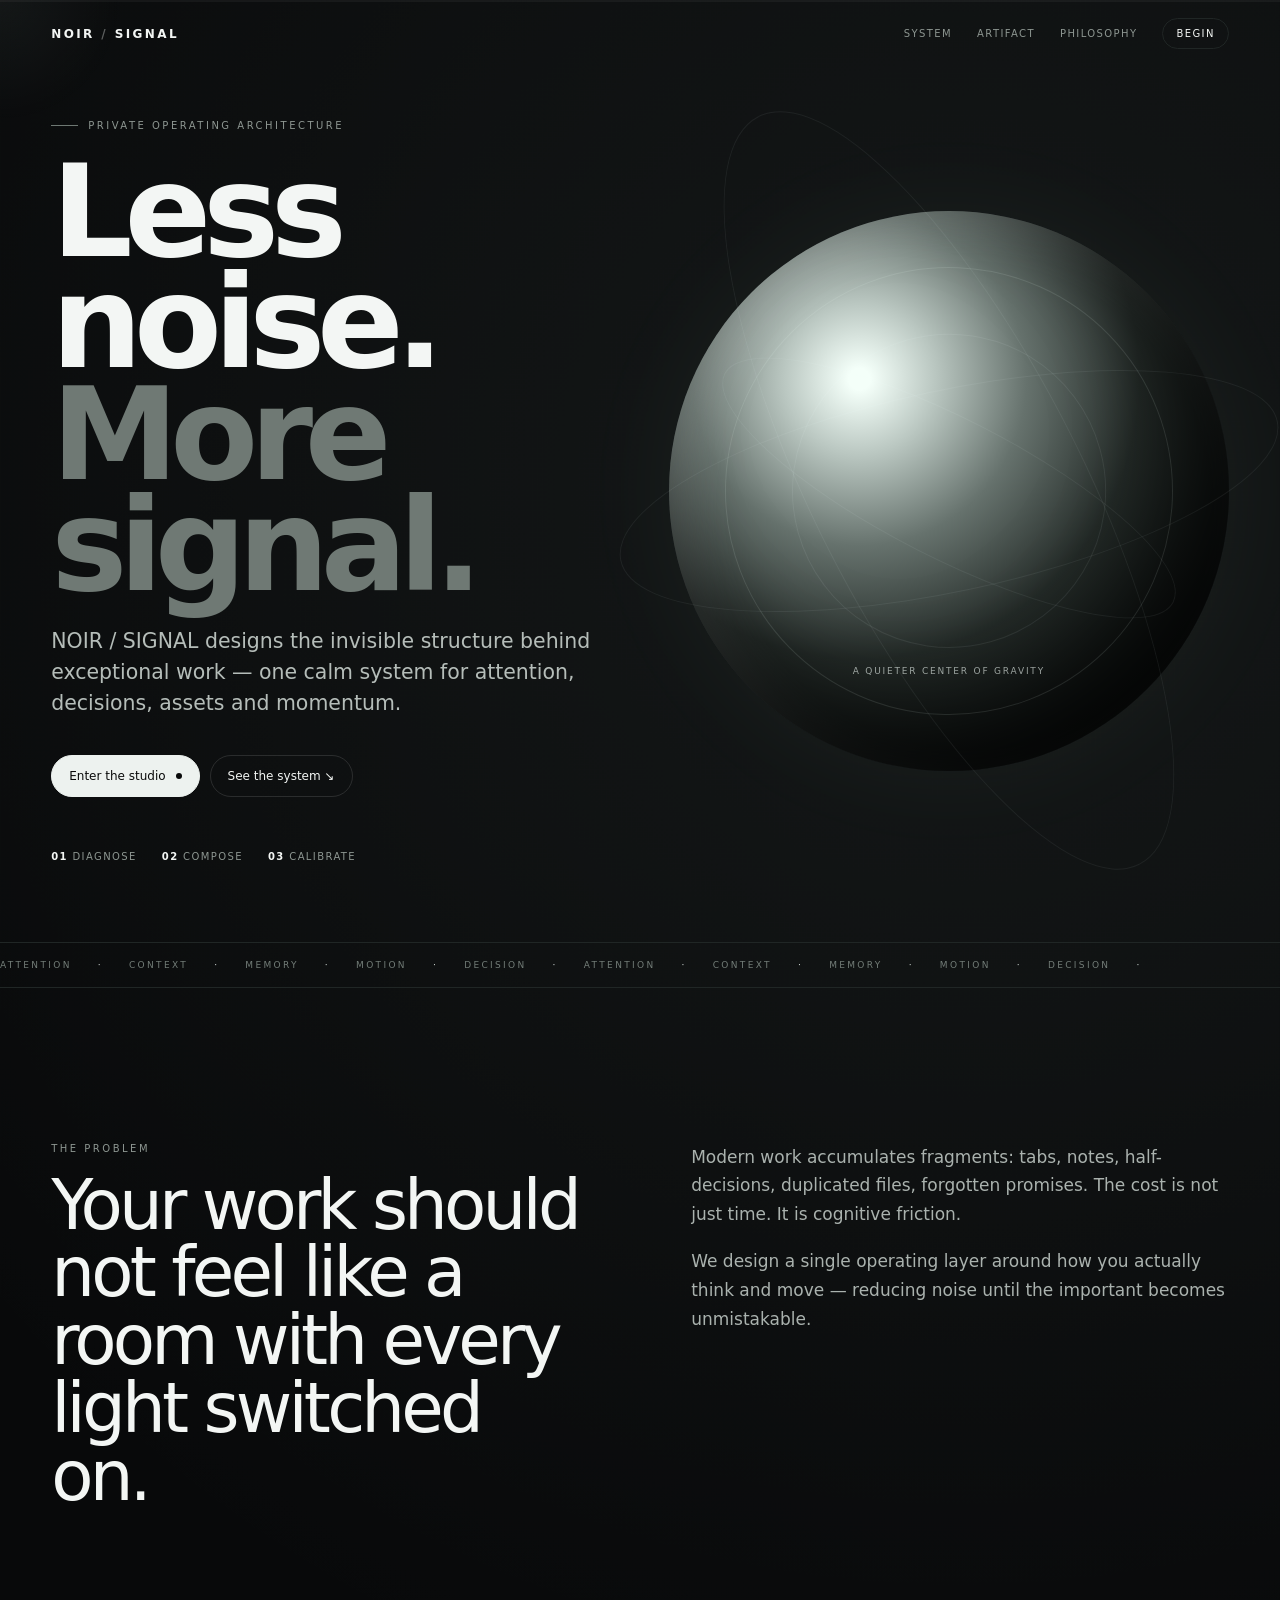
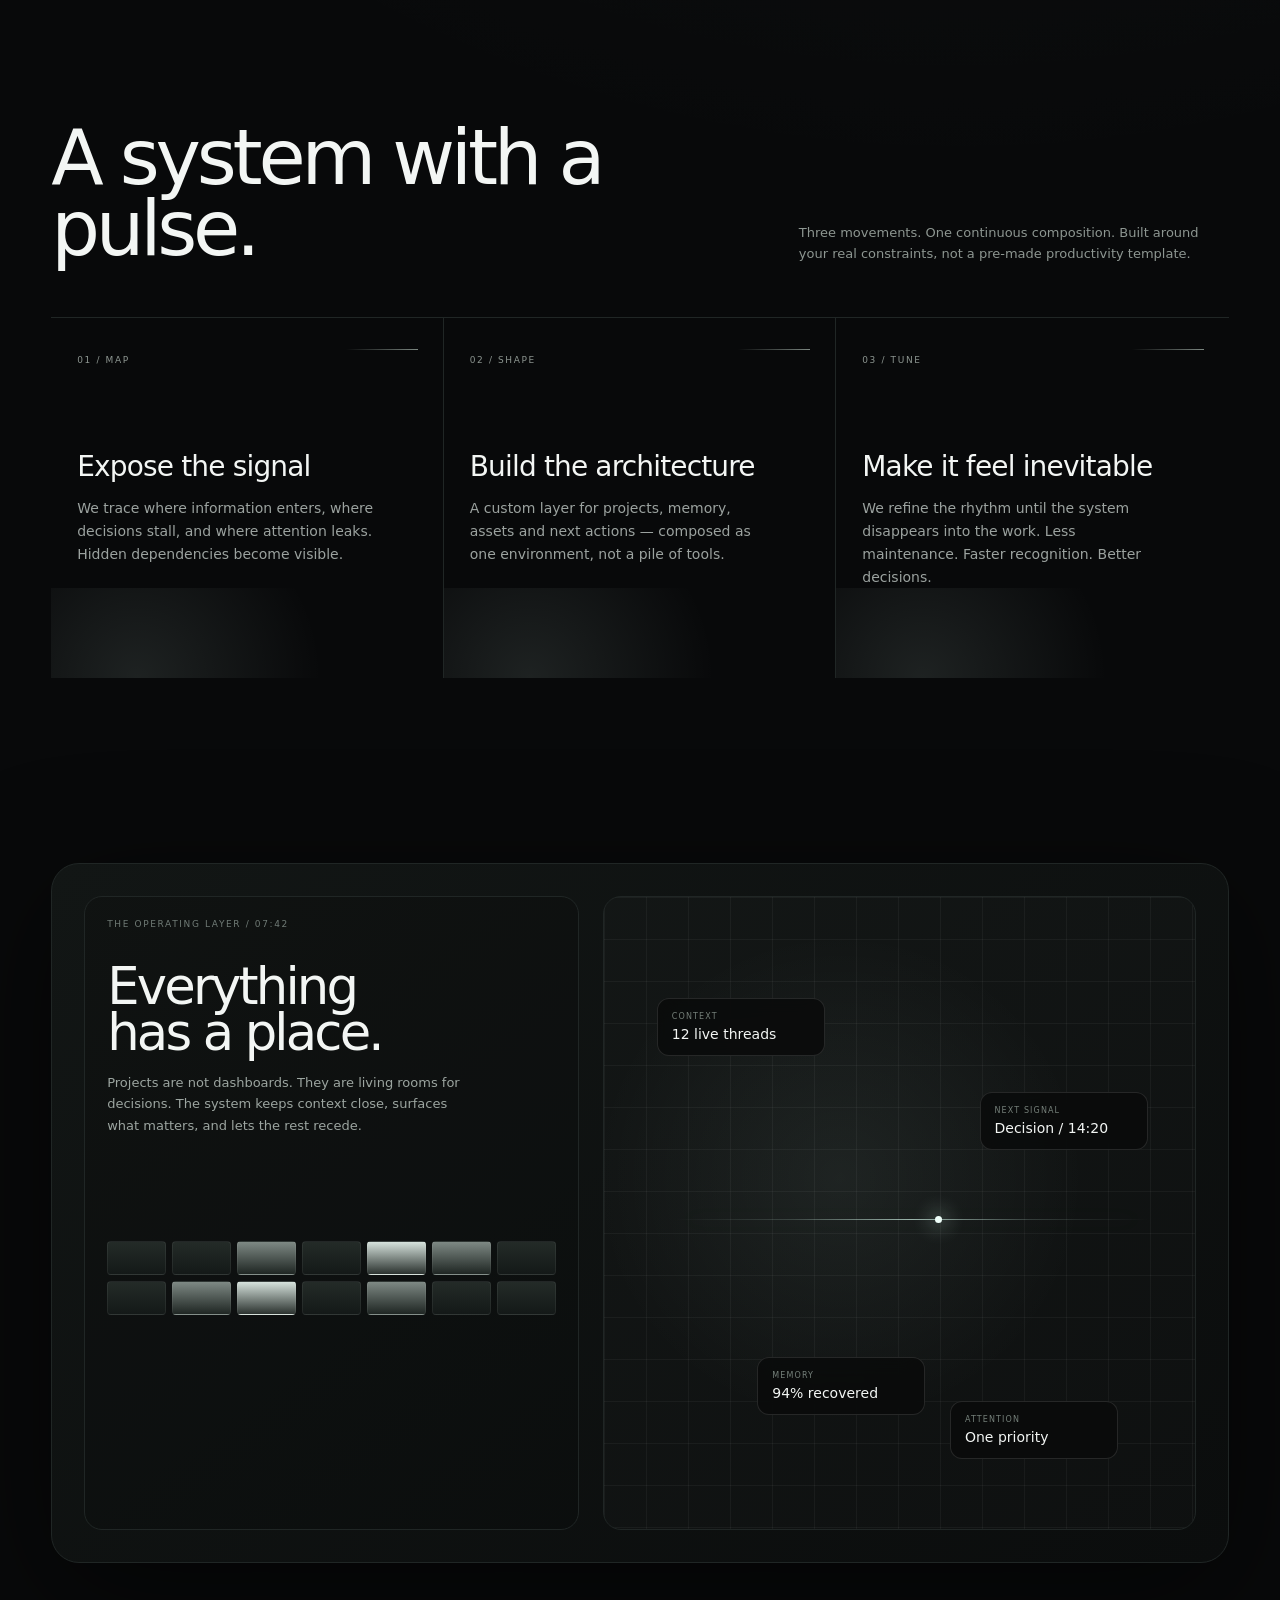
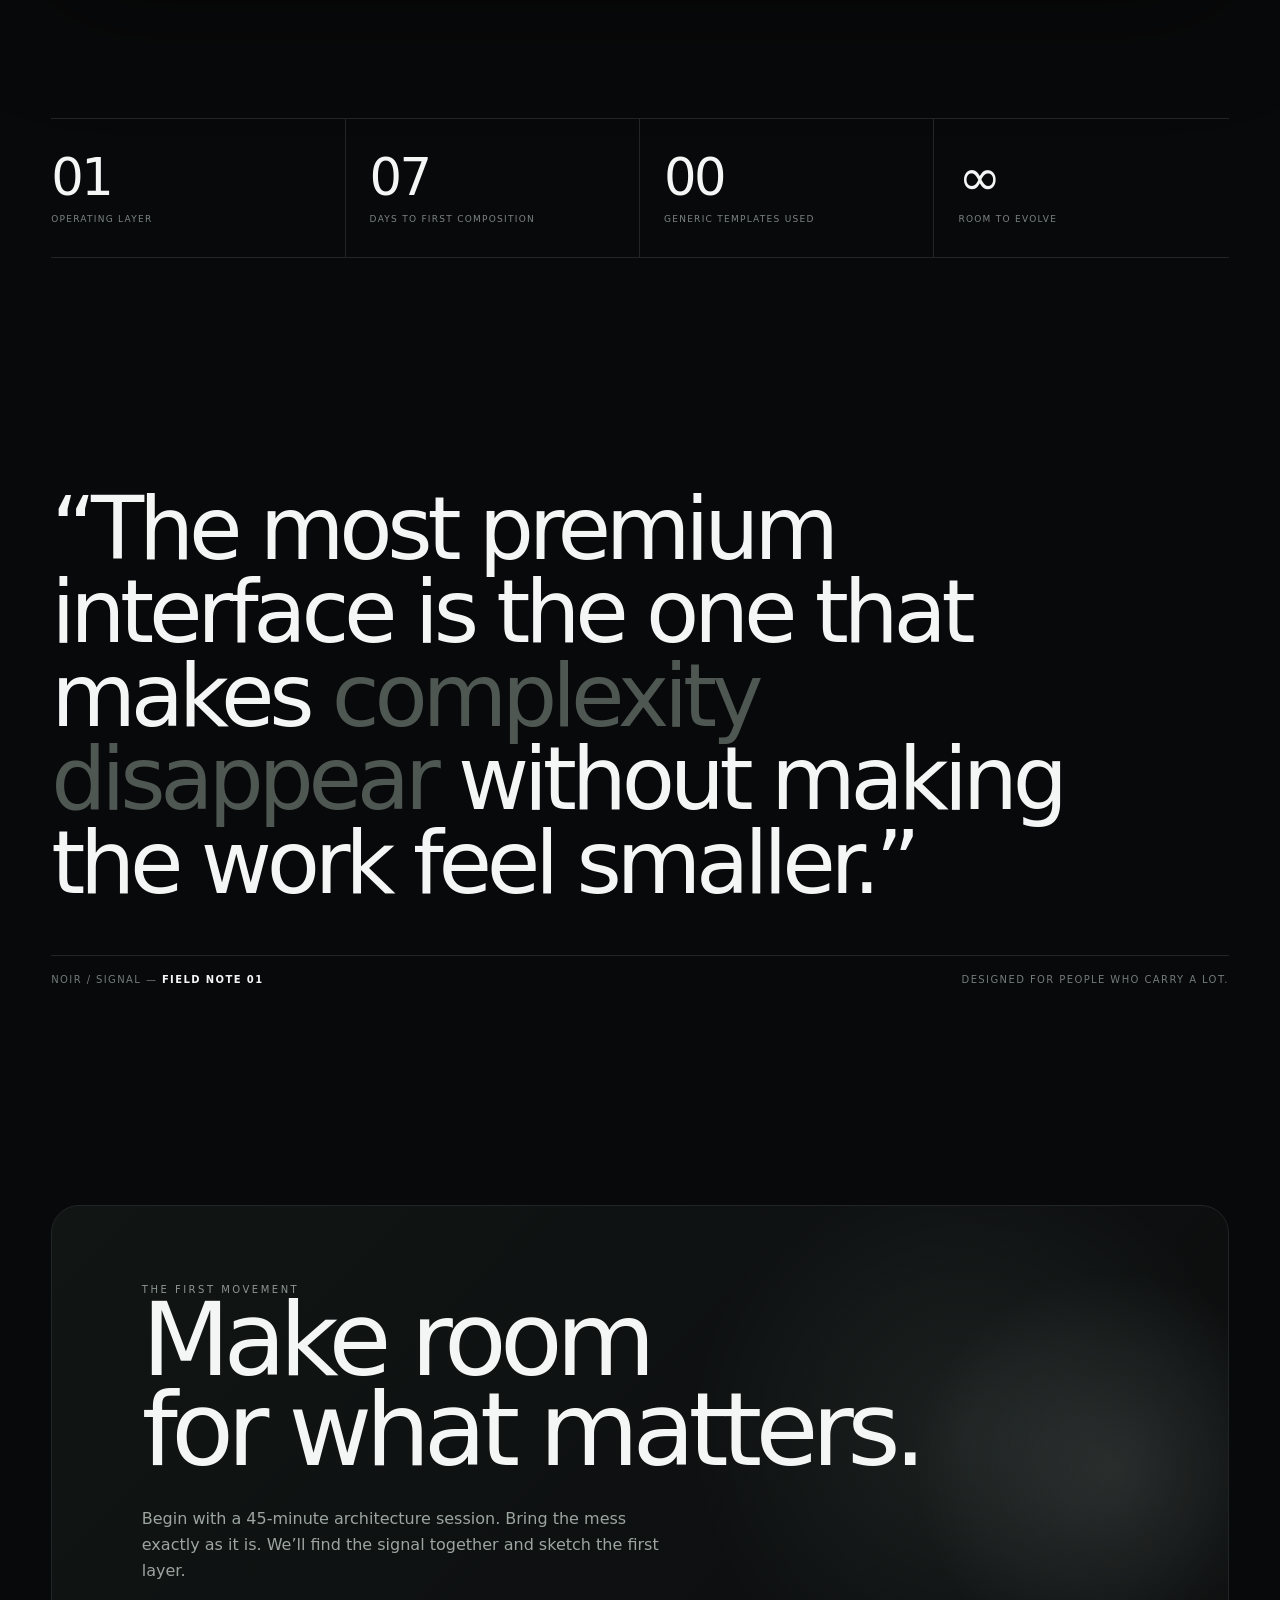
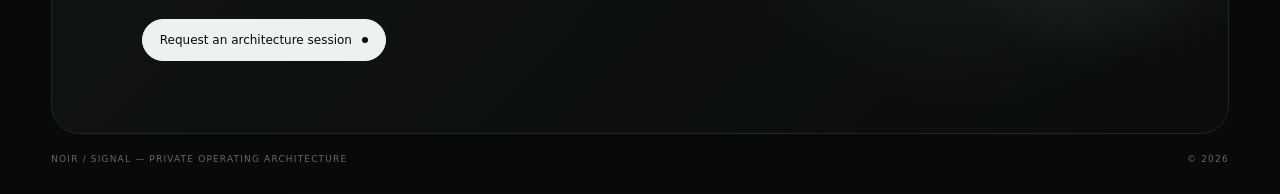
<file: index.html>
<!doctype html>
<html lang="en">
<head>
<meta charset="utf-8">
<meta name="viewport" content="width=device-width,initial-scale=1">
<meta name="theme-color" content="#08090a">
<meta name="description" content="NOIR / SIGNAL — private operating architecture for people who need less noise and more signal.">
<title>NOIR / SIGNAL — Private Operating Architecture</title>
<style>
:root{--bg:#08090a;--panel:#111414;--ink:#f3f6f4;--muted:#8d9691;--line:#202625;--soft:#6e7873;--glow:#d9fff1;--acid:#ddff79;--ease:cubic-bezier(.22,.78,.2,1)}
*{box-sizing:border-box}html{scroll-behavior:smooth}body{margin:0;background:radial-gradient(circle at 75% 10%,#d9fff110,transparent 28%),var(--bg);color:var(--ink);font-family:Inter,ui-sans-serif,system-ui,-apple-system,Segoe UI,sans-serif;overflow-x:hidden}body:before{content:"";position:fixed;inset:0;pointer-events:none;opacity:.08;background-image:radial-gradient(#fff 0.5px,transparent .5px);background-size:4px 4px;z-index:30}
a{color:inherit;text-decoration:none}button{font:inherit;color:inherit}.wrap{width:min(1400px,92vw);margin:auto}.bar{position:fixed;left:0;top:0;width:100%;height:2px;background:#ffffff0c;z-index:99}.bar i{display:block;height:100%;width:0;background:linear-gradient(90deg,#8e9993,var(--glow));box-shadow:0 0 16px #d9fff166}
header{position:fixed;inset:0 0 auto;display:flex;justify-content:space-between;align-items:center;padding:18px 4vw;z-index:50}.brand{font-size:12px;letter-spacing:.2em;font-weight:700}.brand span{opacity:.35}nav{display:flex;gap:25px;align-items:center;font-size:10px;letter-spacing:.14em;text-transform:uppercase;color:var(--muted)}nav a{transition:.3s}nav a:hover{color:var(--ink)}.pill{border:1px solid var(--line);border-radius:999px;padding:9px 13px;color:var(--ink)}
section{position:relative}.hero{min-height:100vh;display:grid;align-items:center;padding:120px 0 80px}.hero-grid{display:grid;grid-template-columns:1.08fr .92fr;gap:5vw;align-items:center}.kicker,.label{font-size:10px;letter-spacing:.25em;text-transform:uppercase;color:var(--muted)}.kicker{display:flex;gap:10px;align-items:center}.kicker:before{content:"";width:27px;height:1px;background:var(--soft)}h1{font-size:clamp(64px,10vw,146px);line-height:.87;letter-spacing:-.065em;font-weight:550;margin:25px 0}.sub{font-size:clamp(17px,1.6vw,22px);line-height:1.5;color:#b5bdb9;max-width:650px}.actions{display:flex;gap:10px;flex-wrap:wrap;margin-top:36px}.btn{display:inline-flex;align-items:center;gap:10px;border:1px solid #ffffff1f;border-radius:999px;padding:13px 17px;font-size:12px;transition:transform .35s var(--ease),border .35s,background .35s}.btn:hover{transform:translateY(-2px);border-color:#ffffff42}.primary{background:#edf2ef;color:#090a0a;border-color:#edf2ef}.dot{width:6px;height:6px;border-radius:50%;background:currentColor}.meta{display:flex;gap:25px;margin-top:54px;font-size:10px;letter-spacing:.14em;text-transform:uppercase;color:var(--muted)}.meta b{color:var(--ink)}
.orbbox{min-height:540px;display:grid;place-items:center;position:relative}.orb{width:min(44vw,560px);aspect-ratio:1;border-radius:50%;background:radial-gradient(circle at 34% 30%,#f4fff9 0 2%,#bac7c1 14%,#66726d 31%,#252c29 52%,#111514 76%,#090a0a 100%);box-shadow:inset -50px -60px 105px #000b,inset 20px 15px 45px #fff2,0 0 110px #cffff20c;animation:float 9s ease-in-out infinite;position:relative}.orb:before,.orb:after{content:"";position:absolute;border:1px solid #ecfff71c;border-radius:50%;inset:10%;transform:rotate(24deg)}.orb:after{inset:22%;transform:rotate(-37deg);border-color:#ecfff713}.ring{position:absolute;left:-10%;top:32%;width:120%;height:36%;border:1px solid #ecfff710;border-radius:50%;transform:rotate(-12deg);animation:spin 18s linear infinite}.r2{width:90%;height:25%;left:5%;top:37%;transform:rotate(27deg);animation-direction:reverse;animation-duration:13s}.r3{width:150%;height:48%;left:-25%;top:26%;transform:rotate(63deg);animation-duration:28s}.orb small{position:absolute;left:0;right:0;bottom:17%;text-align:center;font-size:9px;letter-spacing:.2em;color:#f5fffa99;text-transform:uppercase}@keyframes float{50%{transform:translateY(-11px)}to{transform:translateY(0)}}@keyframes spin{to{transform:rotate(348deg)}}
.marquee{border-block:1px solid var(--line);overflow:hidden;white-space:nowrap}.track{display:inline-flex;gap:26px;padding:17px 0;animation:marq 22s linear infinite;font-size:9px;letter-spacing:.26em;color:#737d78}.track em{font-style:normal;color:#d9e2de}@keyframes marq{to{transform:translateX(-50%)}}
.intro{padding:155px 0 125px}.introgrid{display:grid;grid-template-columns:1fr 1fr;gap:8vw}.intro h2{font-size:clamp(40px,5.4vw,78px);letter-spacing:-.055em;line-height:.98;font-weight:500;margin:18px 0}.copy{font-size:17px;line-height:1.7;color:#aab2ae;max-width:580px}.copy p{margin:0 0 18px}
.system{padding:70px 0 155px}.syshead{display:flex;justify-content:space-between;gap:30px;align-items:end;margin-bottom:52px}.syshead h2{margin:0;font-size:clamp(40px,6vw,82px);line-height:.92;letter-spacing:-.055em;font-weight:500}.syshead p{margin:0;color:var(--muted);max-width:430px;line-height:1.6;font-size:13px}.stages{display:grid;grid-template-columns:repeat(3,1fr);border-top:1px solid var(--line)}.stage{min-height:360px;padding:30px 26px;border-right:1px solid var(--line);position:relative;overflow:hidden}.stage:last-child{border-right:0}.stage .num{font-size:9px;letter-spacing:.18em;color:var(--muted)}.stage .line{position:absolute;right:25px;top:31px;width:72px;height:1px;background:linear-gradient(90deg,transparent,#7c8781)}.stage h3{font-size:28px;letter-spacing:-.03em;font-weight:500;margin:83px 0 13px}.stage p{font-size:14px;line-height:1.65;color:#9ba29f;max-width:300px}.stage:after{content:"";position:absolute;left:-20%;right:-20%;bottom:-90px;height:180px;background:radial-gradient(circle,#dffff21a,transparent 64%);transform:translateX(-20%);transition:.8s var(--ease)}.stage:hover:after{transform:translateX(20%)}
.artifact{padding:30px 0 155px}.shell{min-height:700px;border:1px solid var(--line);border-radius:28px;overflow:hidden;background:radial-gradient(circle at 67% 45%,#d9fff111,transparent 28%),linear-gradient(145deg,#121615,#0b0d0d);position:relative;box-shadow:0 30px 120px #0008}.ui{position:absolute;inset:0;padding:32px;display:grid;grid-template-columns:1fr 1.2fr;gap:24px}.panel{border:1px solid var(--line);border-radius:18px;padding:22px;background:#0002}.tiny{font-size:9px;letter-spacing:.18em;text-transform:uppercase;color:#707b76}.panel h3{font-size:clamp(36px,4vw,66px);line-height:.9;letter-spacing:-.055em;font-weight:500;margin:34px 0 17px}.panel p{font-size:13px;line-height:1.65;color:#9ca5a0;max-width:370px}.bars{display:grid;grid-template-columns:repeat(7,1fr);gap:6px;margin-top:105px}.bars span{height:34px;border:1px solid #ffffff10;border-radius:4px;background:linear-gradient(#242b28,#141918)}.bars span:nth-child(3n){background:linear-gradient(#7e8984,#1f2623)}.bars span:nth-child(5n){background:linear-gradient(#d6e2dc,#2b322f)}.canvas{position:relative;border:1px solid var(--line);border-radius:18px;overflow:hidden;background:#ffffff03}.grid{position:absolute;inset:0;background-image:linear-gradient(#ffffff0b 1px,transparent 1px),linear-gradient(90deg,#ffffff0b 1px,transparent 1px);background-size:42px 42px}.pulse{position:absolute;left:12%;right:8%;top:51%;height:1px;background:linear-gradient(90deg,transparent,#d9fff12b,#d9fff1aa,#d9fff12b,transparent);box-shadow:0 0 28px #d9fff126}.pulse:after{content:"";position:absolute;left:55%;top:-3px;width:7px;height:7px;border-radius:50%;background:#effffa;box-shadow:0 0 20px 5px #d9fff155}.card{position:absolute;padding:13px 14px;min-width:168px;border:1px solid #ffffff1d;border-radius:12px;background:#0a0c0ce8;backdrop-filter:blur(10px)}.card small{display:block;font-size:8px;letter-spacing:.14em;text-transform:uppercase;color:#75807a}.card b{display:block;margin-top:5px;font-size:14px;font-weight:500}.c1{left:9%;top:16%}.c2{right:8%;top:31%}.c3{left:26%;bottom:18%}.c4{right:13%;bottom:11%}
.stats{padding:0 0 150px}.statsgrid{display:grid;grid-template-columns:repeat(4,1fr);border-block:1px solid var(--line)}.stat{padding:28px 0 33px;border-right:1px solid var(--line)}.stat:not(:first-child){padding-left:24px}.stat:last-child{border-right:0}.stat b{display:block;font-size:clamp(36px,4vw,56px);letter-spacing:-.05em;font-weight:500}.stat span{display:block;margin-top:7px;font-size:9px;letter-spacing:.14em;text-transform:uppercase;color:#7b8580}
.manifesto{padding:80px 0 165px}.quote{font-size:clamp(44px,6.8vw,98px);line-height:.96;letter-spacing:-.06em;font-weight:500;max-width:1100px}.dim{color:#4e5752}.quotefoot{display:flex;justify-content:space-between;gap:20px;margin-top:50px;padding-top:18px;border-top:1px solid var(--line);font-size:10px;letter-spacing:.14em;text-transform:uppercase;color:#727c77}.quotefoot b{color:var(--ink)}
.final{padding:55px 0 30px}.finalshell{border:1px solid var(--line);border-radius:28px;padding:78px 7vw 72px;overflow:hidden;position:relative;background:radial-gradient(circle at 78% 43%,#d9fff113,transparent 29%),linear-gradient(135deg,#111514,#0b0d0d)}.finalshell h2{margin:0;font-size:clamp(54px,8vw,114px);line-height:.88;letter-spacing:-.065em;font-weight:500;position:relative}.finalshell p{max-width:540px;color:#9ca5a0;line-height:1.65;margin:30px 0 34px;position:relative}.halo{position:absolute;width:430px;height:430px;right:-100px;top:50%;transform:translateY(-50%);border-radius:50%;background:radial-gradient(circle,#e8fff71a,transparent 68%);filter:blur(3px)}.fine{display:flex;justify-content:space-between;padding-top:20px;font-size:9px;letter-spacing:.13em;text-transform:uppercase;color:#626b66}
.reveal{opacity:0;transform:translateY(34px);transition:opacity .85s var(--ease),transform .85s var(--ease)}.reveal.on{opacity:1;transform:none}.cursor{position:fixed;z-index:2;width:260px;height:260px;pointer-events:none;transform:translate(-50%,-50%);border-radius:50%;background:radial-gradient(circle,#d9fff10d,transparent 67%)}
@media(max-width:900px){nav a:not(.pill){display:none}.hero-grid,.introgrid{grid-template-columns:1fr}.orbbox{min-height:420px}.orb{width:min(70vw,480px)}.stages{grid-template-columns:1fr}.stage{border-right:0;border-bottom:1px solid var(--line)}.stage:last-child{border-bottom:0}.ui{grid-template-columns:1fr}.shell{min-height:980px}.canvas{min-height:400px}.statsgrid{grid-template-columns:1fr 1fr}.stat:nth-child(2n){border-right:0}.stat:nth-child(n+3){border-top:1px solid var(--line)}}
@media(max-width:620px){header{padding:15px 20px}.wrap{width:92vw}.hero{padding-top:110px}.orbbox{min-height:330px}.orb{width:78vw}.meta{gap:14px;flex-wrap:wrap}.intro,.system,.manifesto{padding-top:110px}.system{padding-bottom:110px}.artifact{padding-bottom:110px}.ui{padding:15px}.shell{min-height:910px}.c1{left:4%}.c2{right:4%}.c3{left:6%}.c4{right:4%}.statsgrid{grid-template-columns:1fr}.stat,.stat:not(:first-child){padding-left:0;border-right:0}.stat+ .stat{border-top:1px solid var(--line)}.fine,.quotefoot{flex-direction:column}.cursor{display:none}}
@media(prefers-reduced-motion:reduce){html{scroll-behavior:auto}.orb,.ring,.track{animation:none}.reveal{transition:none}}
</style>
</head>
<body>
<div class="bar"><i id="progress"></i></div><div class="cursor" id="cursor"></div>
<header><a class="brand" href="#top">NOIR <span>/</span> SIGNAL</a><nav><a href="#system">System</a><a href="#artifact">Artifact</a><a href="#philosophy">Philosophy</a><a class="pill" href="#start">Begin</a></nav></header>
<main id="top">
<section class="hero wrap"><div class="hero-grid">
<div class="reveal"><div class="kicker">Private operating architecture</div><h1>Less noise.<br><span style="color:#6f7974">More signal.</span></h1><p class="sub">NOIR / SIGNAL designs the invisible structure behind exceptional work — one calm system for attention, decisions, assets and momentum.</p><div class="actions"><a class="btn primary" href="#start">Enter the studio <span class="dot"></span></a><a class="btn" href="#artifact">See the system ↘</a></div><div class="meta"><span><b>01</b> Diagnose</span><span><b>02</b> Compose</span><span><b>03</b> Calibrate</span></div></div>
<div class="orbbox reveal"><div class="orb"><span class="ring"></span><span class="ring r2"></span><span class="ring r3"></span><small>A quieter center of gravity</small></div></div>
</div></section>
<div class="marquee"><div class="track">ATTENTION <em>·</em> CONTEXT <em>·</em> MEMORY <em>·</em> MOTION <em>·</em> DECISION <em>·</em> ATTENTION <em>·</em> CONTEXT <em>·</em> MEMORY <em>·</em> MOTION <em>·</em> DECISION <em>·</em></div></div>
<section class="intro wrap"><div class="introgrid"><div class="reveal"><div class="label">The problem</div><h2>Your work should not feel like a room with every light switched on.</h2></div><div class="copy reveal"><p>Modern work accumulates fragments: tabs, notes, half-decisions, duplicated files, forgotten promises. The cost is not just time. It is cognitive friction.</p><p>We design a single operating layer around how you actually think and move — reducing noise until the important becomes unmistakable.</p></div></div></section>
<section class="system wrap" id="system"><div class="syshead reveal"><h2>A system with a pulse.</h2><p>Three movements. One continuous composition. Built around your real constraints, not a pre-made productivity template.</p></div><div class="stages">
<article class="stage reveal"><span class="num">01 / MAP</span><span class="line"></span><h3>Expose the signal</h3><p>We trace where information enters, where decisions stall, and where attention leaks. Hidden dependencies become visible.</p></article>
<article class="stage reveal"><span class="num">02 / SHAPE</span><span class="line"></span><h3>Build the architecture</h3><p>A custom layer for projects, memory, assets and next actions — composed as one environment, not a pile of tools.</p></article>
<article class="stage reveal"><span class="num">03 / TUNE</span><span class="line"></span><h3>Make it feel inevitable</h3><p>We refine the rhythm until the system disappears into the work. Less maintenance. Faster recognition. Better decisions.</p></article>
</div></section>
<section class="artifact wrap" id="artifact"><div class="shell reveal"><div class="ui"><div class="panel"><div class="tiny">The operating layer / 07:42</div><h3>Everything<br>has a place.</h3><p>Projects are not dashboards. They are living rooms for decisions. The system keeps context close, surfaces what matters, and lets the rest recede.</p><div class="bars" aria-hidden="true"><span></span><span></span><span></span><span></span><span></span><span></span><span></span><span></span><span></span><span></span><span></span><span></span><span></span><span></span></div></div>
<div class="canvas"><div class="grid"></div><div class="pulse"></div><div class="card c1"><small>Context</small><b>12 live threads</b></div><div class="card c2"><small>Next signal</small><b>Decision / 14:20</b></div><div class="card c3"><small>Memory</small><b>94% recovered</b></div><div class="card c4"><small>Attention</small><b>One priority</b></div></div></div></div></section>
<section class="stats wrap"><div class="statsgrid reveal"><div class="stat"><b>01</b><span>Operating layer</span></div><div class="stat"><b>07</b><span>Days to first composition</span></div><div class="stat"><b>00</b><span>Generic templates used</span></div><div class="stat"><b>∞</b><span>Room to evolve</span></div></div></section>
<section class="manifesto wrap" id="philosophy"><div class="quote reveal">“The most premium interface is the one that makes <span class="dim">complexity disappear</span> without making the work feel smaller.”</div><div class="quotefoot reveal"><span>NOIR / SIGNAL — <b>FIELD NOTE 01</b></span><span>Designed for people who carry a lot.</span></div></section>
<section class="final wrap" id="start"><div class="finalshell reveal"><div class="halo"></div><div class="label">The first movement</div><h2>Make room<br>for what matters.</h2><p>Begin with a 45-minute architecture session. Bring the mess exactly as it is. We’ll find the signal together and sketch the first layer.</p><a class="btn primary" href="mailto:studio@noirsignal.example?subject=Architecture%20Session">Request an architecture session <span class="dot"></span></a></div><div class="fine"><span>NOIR / SIGNAL — PRIVATE OPERATING ARCHITECTURE</span><span>© 2026</span></div></section>
</main>
<script>
const p=document.getElementById('progress'),c=document.getElementById('cursor');
const tick=()=>{const h=document.documentElement.scrollHeight-innerHeight;p.style.width=(h?scrollY/h*100:0)+'%'};addEventListener('scroll',tick,{passive:true});tick();
if(matchMedia('(pointer:fine)').matches)addEventListener('pointermove',e=>{c.style.left=e.clientX+'px';c.style.top=e.clientY+'px'},{passive:true});
const io=new IntersectionObserver(es=>es.forEach(e=>{if(e.isIntersecting){e.target.classList.add('on');io.unobserve(e.target)}}),{threshold:.12});document.querySelectorAll('.reveal').forEach((e,i)=>{e.style.transitionDelay=Math.min(i*35,210)+'ms';io.observe(e)});
document.querySelectorAll('a[href^="#"]').forEach(a=>a.addEventListener('click',e=>{const t=document.querySelector(a.getAttribute('href'));if(t){e.preventDefault();t.scrollIntoView({behavior:'smooth'})}}));
</script>
</body></html>
</file>
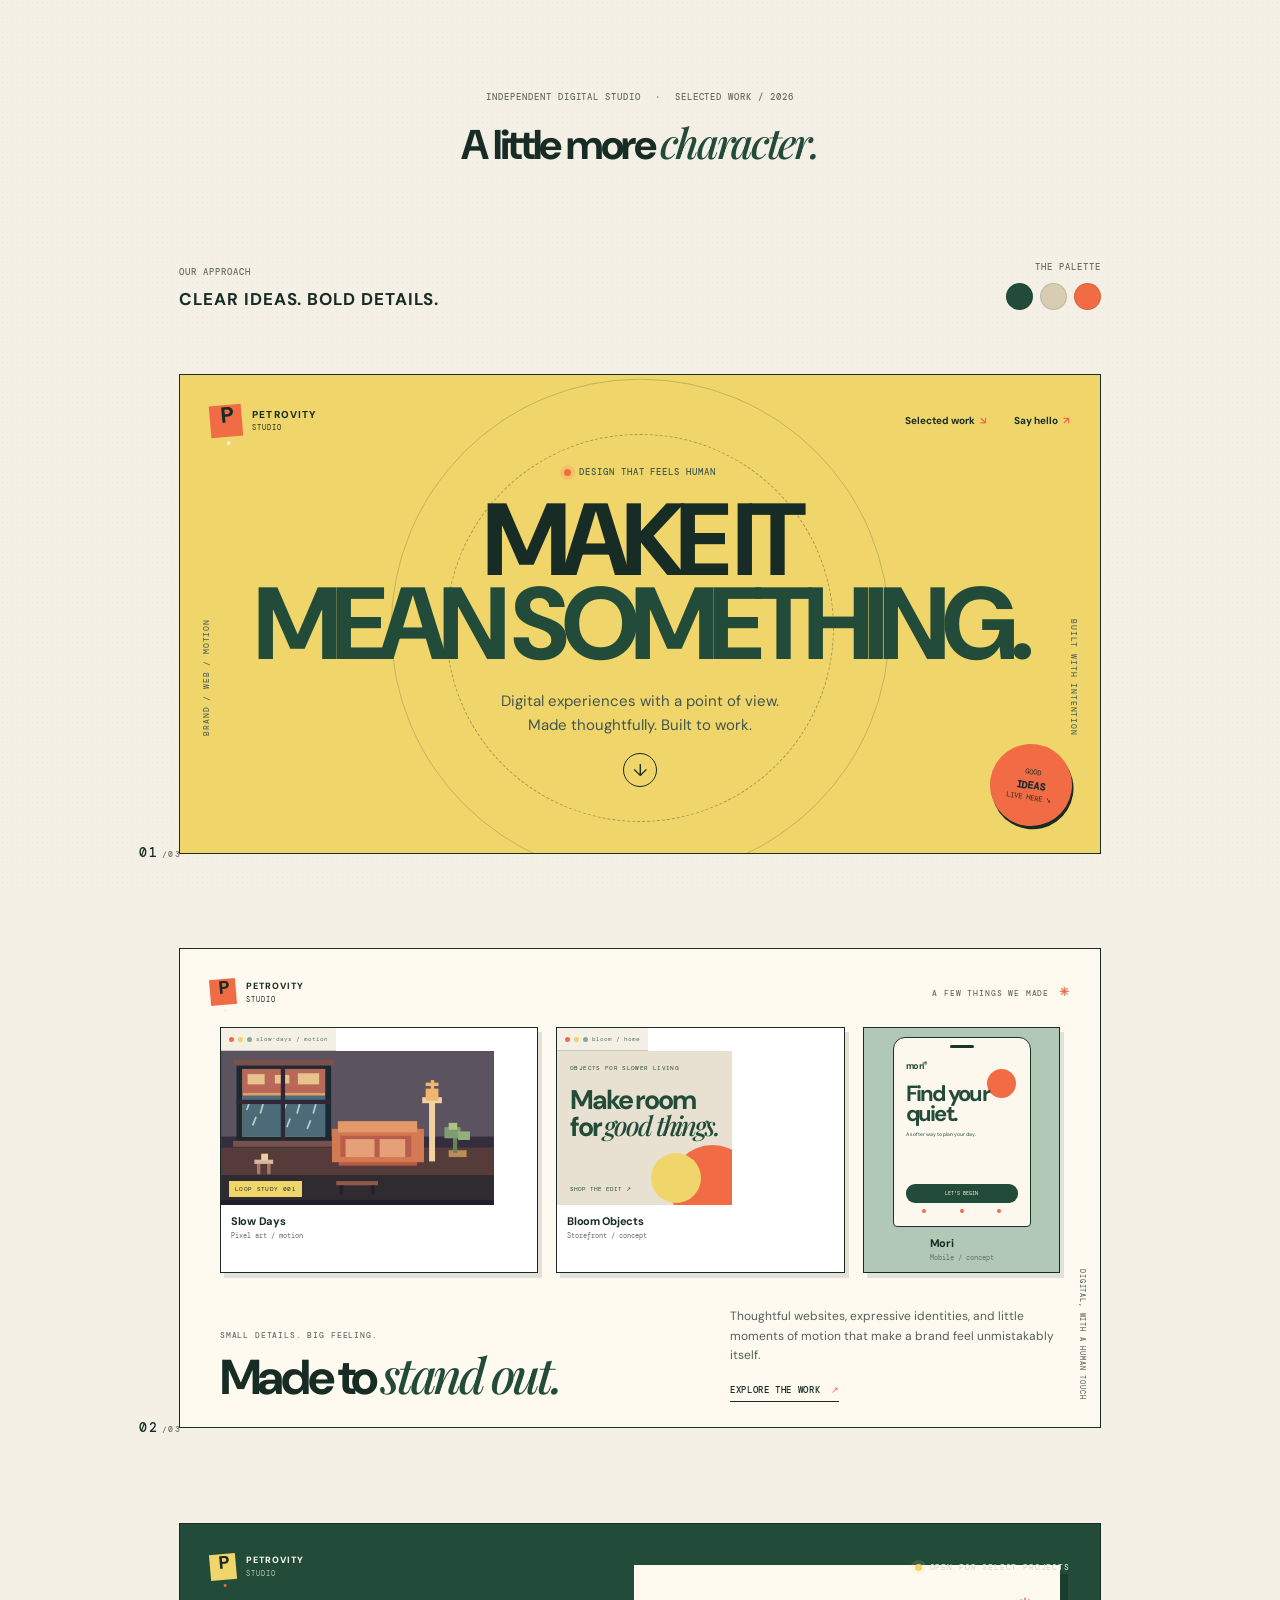
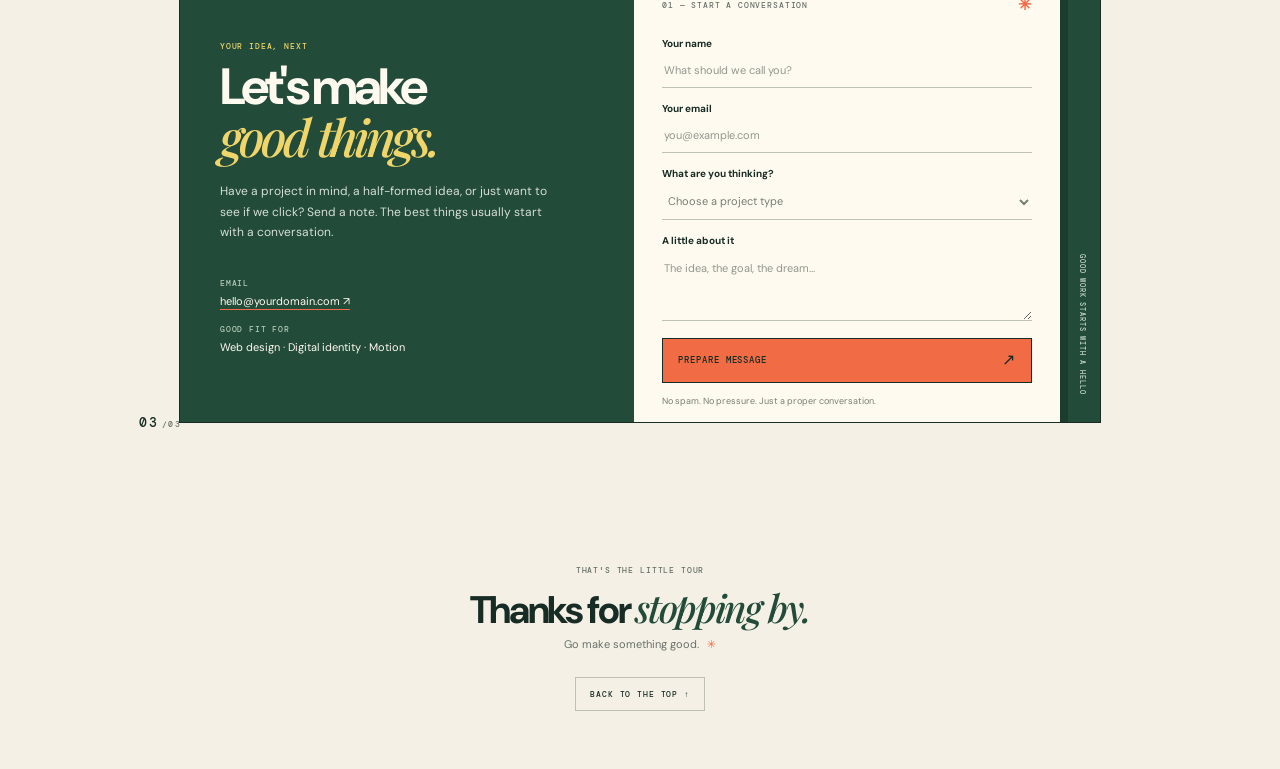
<file: studio-petrovity/index.html>
<!doctype html>
<html lang="en">
<head>
  <meta charset="utf-8">
  <meta name="viewport" content="width=device-width, initial-scale=1">
  <meta name="theme-color" content="#f4f0e5">
  <meta name="description" content="Studio Petrovity — independent web design, expressive identities, and digital experiences with character.">
  <title>Studio Petrovity — Digital with character</title>
  <link rel="icon" href="assets/favicon.svg" type="image/svg+xml">
  <link rel="preload" as="image" href="assets/autumn-room.svg">
  <link rel="stylesheet" href="styles.css">
  <script src="script.js" defer></script>
</head>
<body>
  <a class="skip-link" href="#main">Skip to content</a>
  <header class="intro">
    <p class="eyebrow">INDEPENDENT DIGITAL STUDIO <span>·</span> SELECTED WORK / 2026</p>
    <h1>A little more <em>character.</em></h1>
    <div class="specimen-meta">
      <div><span class="meta-label">OUR APPROACH</span><strong>Clear ideas. Bold details.</strong></div>
      <div class="meta-right"><span class="meta-label">THE PALETTE</span><div class="swatches" aria-label="Forest green, warm cream and orange"><i></i><i></i><i></i></div></div>
    </div>
  </header>

  <main id="main" class="portfolio-stack">
    <section class="panel-wrap reveal" id="top" aria-labelledby="hero-title">
      <div class="panel panel-hero">
        <div class="panel-nav">
          <a class="brand" href="#top" aria-label="Studio Petrovity home"><b class="brand-mark">P<span>.</span></b><span class="brand-name">PETROVITY<small>STUDIO</small></span></a>
          <nav><a href="#work">Selected work <span>↘</span></a><a href="#contact">Say hello <span>↗</span></a></nav>
        </div>
        <div class="hero-center">
          <p class="eyebrow"><i class="pulse-dot"></i> DESIGN THAT FEELS HUMAN</p>
          <h2 id="hero-title">MAKE IT<br><span>MEAN SOMETHING.</span></h2>
          <p>Digital experiences with a point of view.<br>Made thoughtfully. Built to work.</p>
          <a class="round-link" href="#work" aria-label="Explore selected work">↓</a>
        </div>
        <span class="hero-rail left">BRAND / WEB / MOTION</span><span class="hero-rail right">BUILT WITH INTENTION</span>
        <div class="hero-sticker"><span>GOOD</span><strong>IDEAS</strong><span>LIVE HERE ↘</span></div>
      </div>
      <span class="section-index">01<span>/03</span></span>
    </section>

    <section class="panel-wrap reveal" id="work" aria-labelledby="work-title">
      <div class="panel panel-work">
        <div class="panel-nav">
          <a class="brand compact" href="#top"><b class="brand-mark">P<span>.</span></b><span class="brand-name">PETROVITY<small>STUDIO</small></span></a>
          <span class="panel-tag">A FEW THINGS WE MADE <b>✳</b></span>
        </div>
        <div class="project-previews">
          <button class="project-card preview-pixel" type="button" data-project="pixel">
            <span class="browser-bar"><i></i><i></i><i></i><span>slow-days / motion</span></span>
            <span class="pixel-frame"><video class="pixel-video" autoplay muted loop playsinline preload="metadata" poster="assets/autumn-room.svg" aria-label="Looping pixel-art autumn room animation"><source src="assets/autumn-room.mp4" type="video/mp4"></video><span class="video-chip">LOOP STUDY 001</span></span>
            <span class="caption"><strong>Slow Days</strong><small>Pixel art / motion</small></span>
          </button>
          <button class="project-card preview-bloom" type="button" data-project="bloom">
            <span class="browser-bar"><i></i><i></i><i></i><span>bloom / home</span></span>
            <span class="bloom-art"><small>OBJECTS FOR SLOWER LIVING</small><strong>Make room<br>for <em>good things.</em></strong><span class="orb orb-one"></span><span class="orb orb-two"></span><span class="bloom-cta">SHOP THE EDIT ↗</span></span>
            <span class="caption"><strong>Bloom Objects</strong><small>Storefront / concept</small></span>
          </button>
          <button class="project-card preview-mori" type="button" data-project="mori">
            <span class="phone-shell"><span class="phone-speaker"></span><span class="mori-ui"><span class="mori-brand">mori<sup>®</sup></span><span class="mori-sun"></span><strong>Find your<br>quiet.</strong><small>A softer way to plan your day.</small><span class="mori-button">LET'S BEGIN</span><span class="mori-nav"><i></i><i></i><i></i></span></span></span>
            <span class="caption"><strong>Mori</strong><small>Mobile / concept</small></span>
          </button>
        </div>
        <div class="work-copy">
          <div><p class="eyebrow">SMALL DETAILS. BIG FEELING.</p><h2 id="work-title">Made to <em>stand out.</em></h2></div>
          <div class="work-description"><p>Thoughtful websites, expressive identities, and little moments of motion that make a brand feel unmistakably itself.</p><button class="text-link" data-project="overview" type="button">EXPLORE THE WORK <span>↗</span></button></div>
        </div>
        <span class="side-note">DIGITAL, WITH A HUMAN TOUCH</span>
      </div>
      <span class="section-index">02<span>/03</span></span>
    </section>

    <section class="panel-wrap reveal" id="contact" aria-labelledby="contact-title">
      <div class="panel panel-contact">
        <div class="panel-nav">
          <a class="brand compact" href="#top"><b class="brand-mark">P<span>.</span></b><span class="brand-name">PETROVITY<small>STUDIO</small></span></a>
          <span class="availability"><i class="pulse-dot"></i> OPEN FOR SELECT PROJECTS</span>
        </div>
        <div class="contact-grid">
          <div class="contact-copy">
            <p class="eyebrow">YOUR IDEA, NEXT</p>
            <h2 id="contact-title">Let's make<br><em>good things.</em></h2>
            <p class="contact-intro">Have a project in mind, a half-formed idea, or just want to see if we click? Send a note. The best things usually start with a conversation.</p>
            <div class="contact-details"><div><span>EMAIL</span><a href="mailto:hello@yourdomain.com" data-contact-email>hello@yourdomain.com ↗</a></div><div><span>GOOD FIT FOR</span><p>Web design · Digital identity · Motion</p></div></div>
          </div>
          <form class="contact-form" id="contact-form" novalidate>
            <div class="form-heading"><span>01 — START A CONVERSATION</span><b>✳</b></div>
            <label for="name">Your name</label><input id="name" name="name" type="text" autocomplete="name" placeholder="What should we call you?" required minlength="2"><p class="field-error" id="name-error"></p>
            <label for="email">Your email</label><input id="email" name="email" type="email" autocomplete="email" placeholder="you@example.com" required><p class="field-error" id="email-error"></p>
            <label for="project">What are you thinking?</label><select id="project" name="project" required><option value="" selected disabled>Choose a project type</option><option>Website design</option><option>Brand identity</option><option>Motion / animation</option><option>A bit of everything</option><option>Not sure yet</option></select>
            <label for="message">A little about it</label><textarea id="message" name="message" rows="3" placeholder="The idea, the goal, the dream…" required minlength="10"></textarea><p class="field-error" id="message-error"></p>
            <button class="submit-button" type="submit">PREPARE MESSAGE <span>↗</span></button>
            <p class="form-note" id="form-status" role="status" aria-live="polite">No spam. No pressure. Just a proper conversation.</p>
          </form>
        </div>
        <span class="side-note">GOOD WORK STARTS WITH A HELLO</span>
      </div>
      <span class="section-index">03<span>/03</span></span>
    </section>
  </main>

  <footer class="closing reveal"><p class="eyebrow">THAT'S THE LITTLE TOUR</p><h2>Thanks for <em>stopping by.</em></h2><p>Go make something good. <span>✳</span></p><a class="back-to-top" href="#top">BACK TO THE TOP ↑</a></footer>

  <dialog class="case-dialog" id="case-dialog" aria-labelledby="dialog-title">
    <form method="dialog"><button class="dialog-close" aria-label="Close case study">×</button></form>
    <p class="eyebrow">SELECTED WORK / CASE STUDY</p><h2 id="dialog-title">Project title</h2><p id="dialog-body">Project details appear here.</p>
    <div class="dialog-meta"><span id="dialog-type">TYPE</span><span id="dialog-status">CONCEPT PROJECT</span></div>
    <a class="dialog-contact" href="#contact" id="dialog-contact-link">HAVE A SIMILAR IDEA? LET'S TALK ↗</a>
  </dialog>
  <noscript><p class="noscript-note">This portfolio works best with JavaScript enabled. Navigation and core content remain available.</p></noscript>
</body>
</html>
</file>
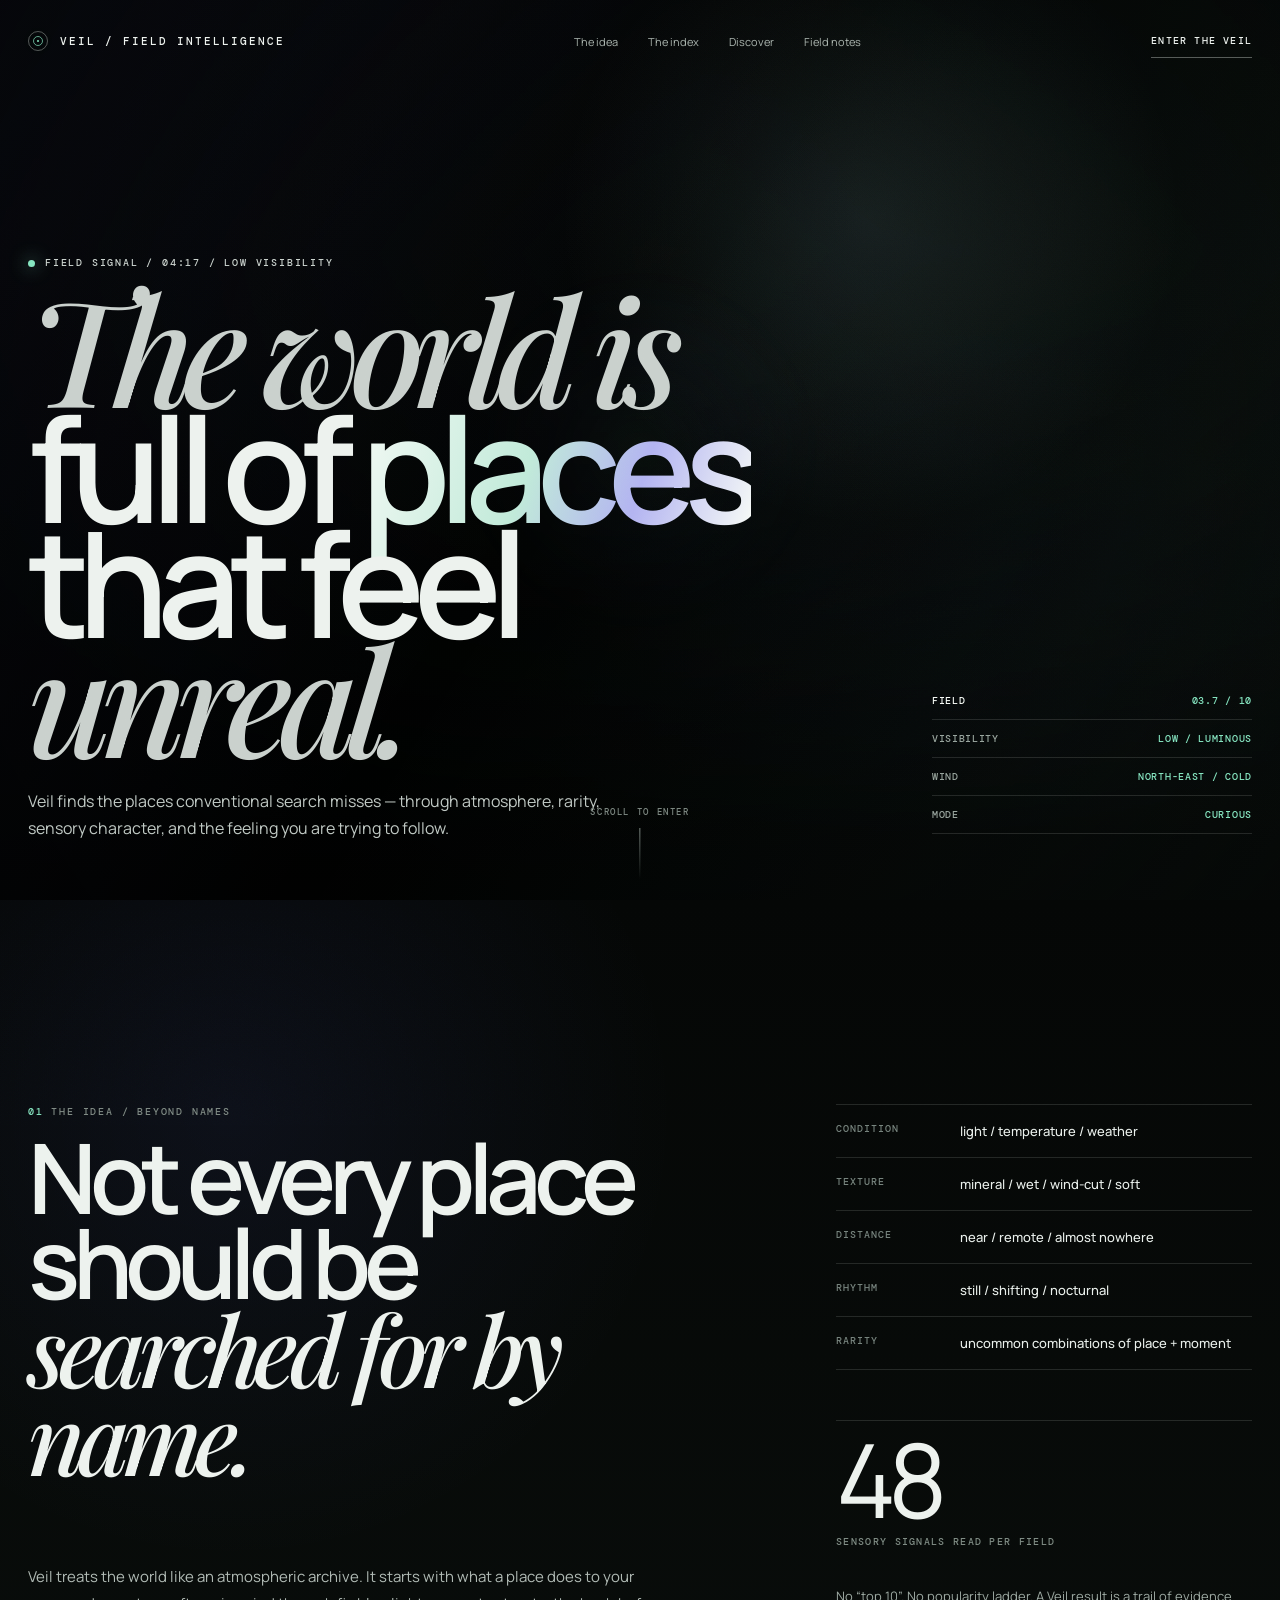
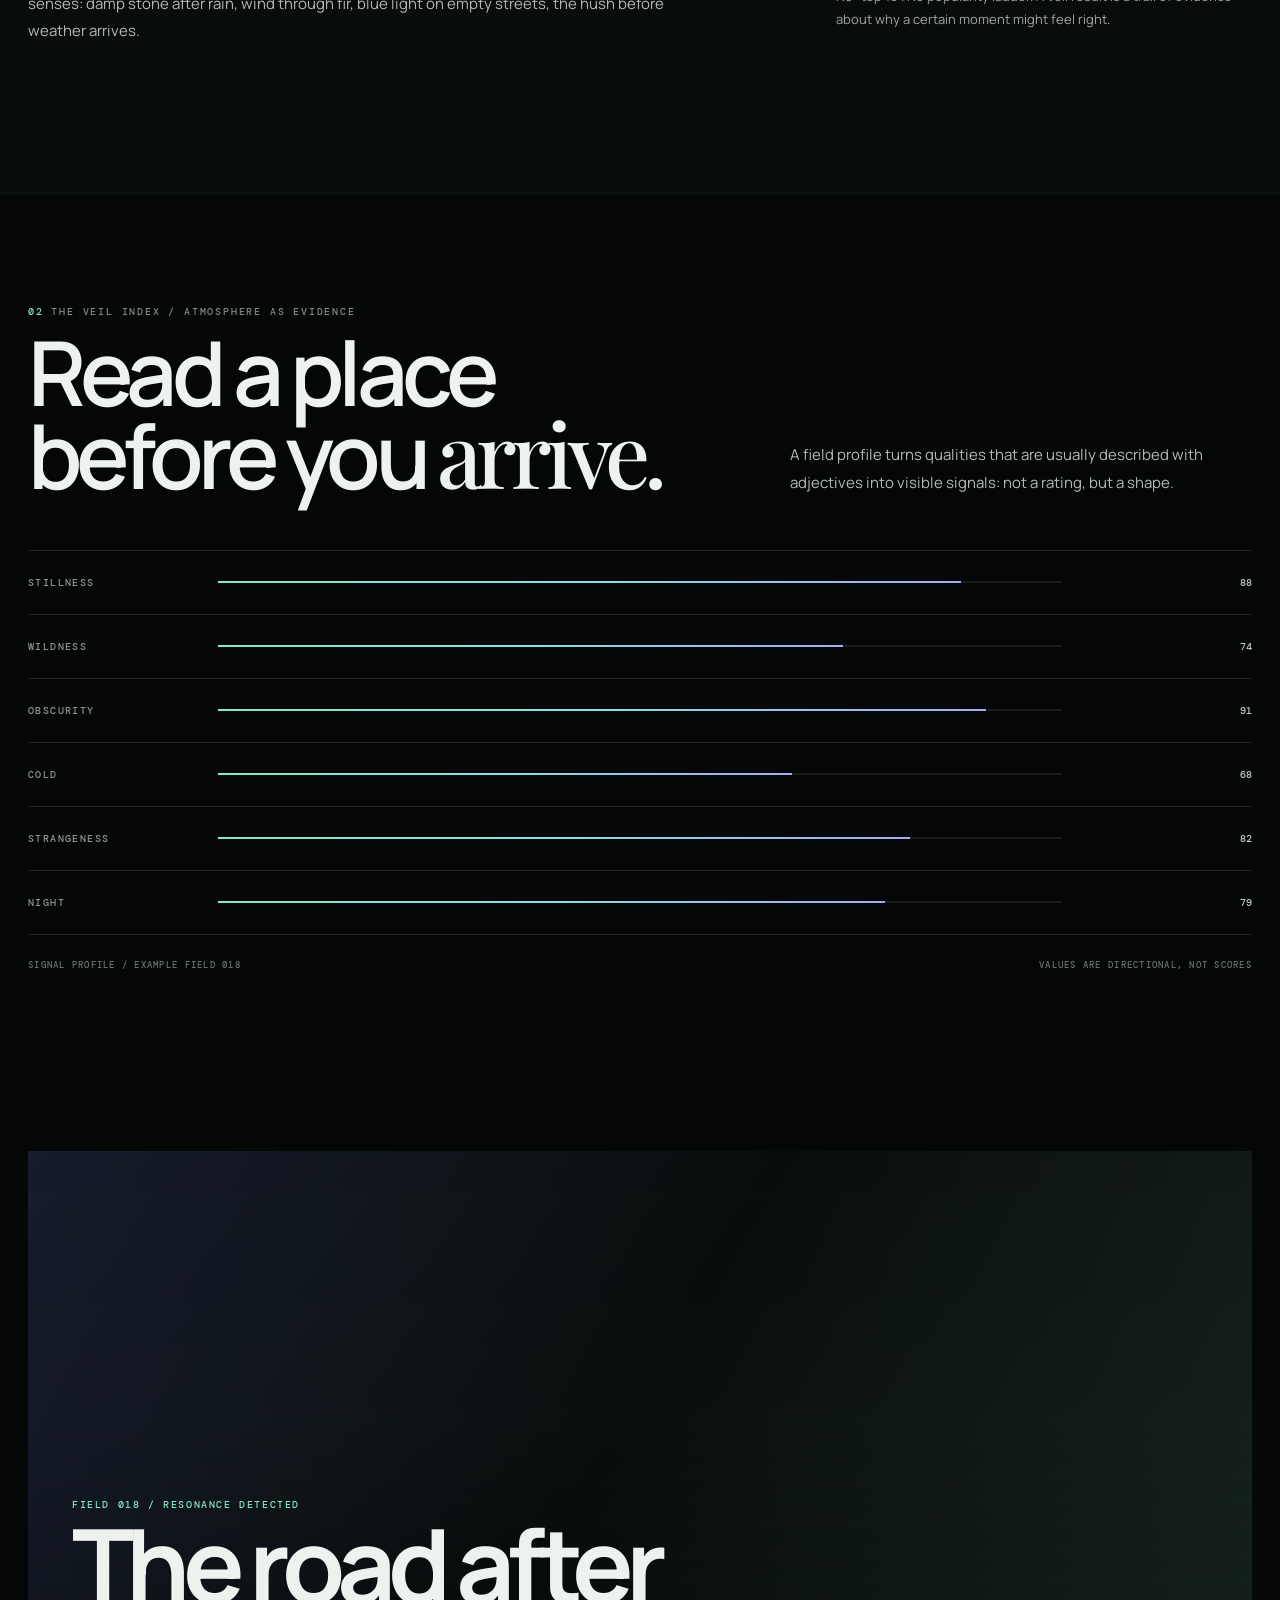
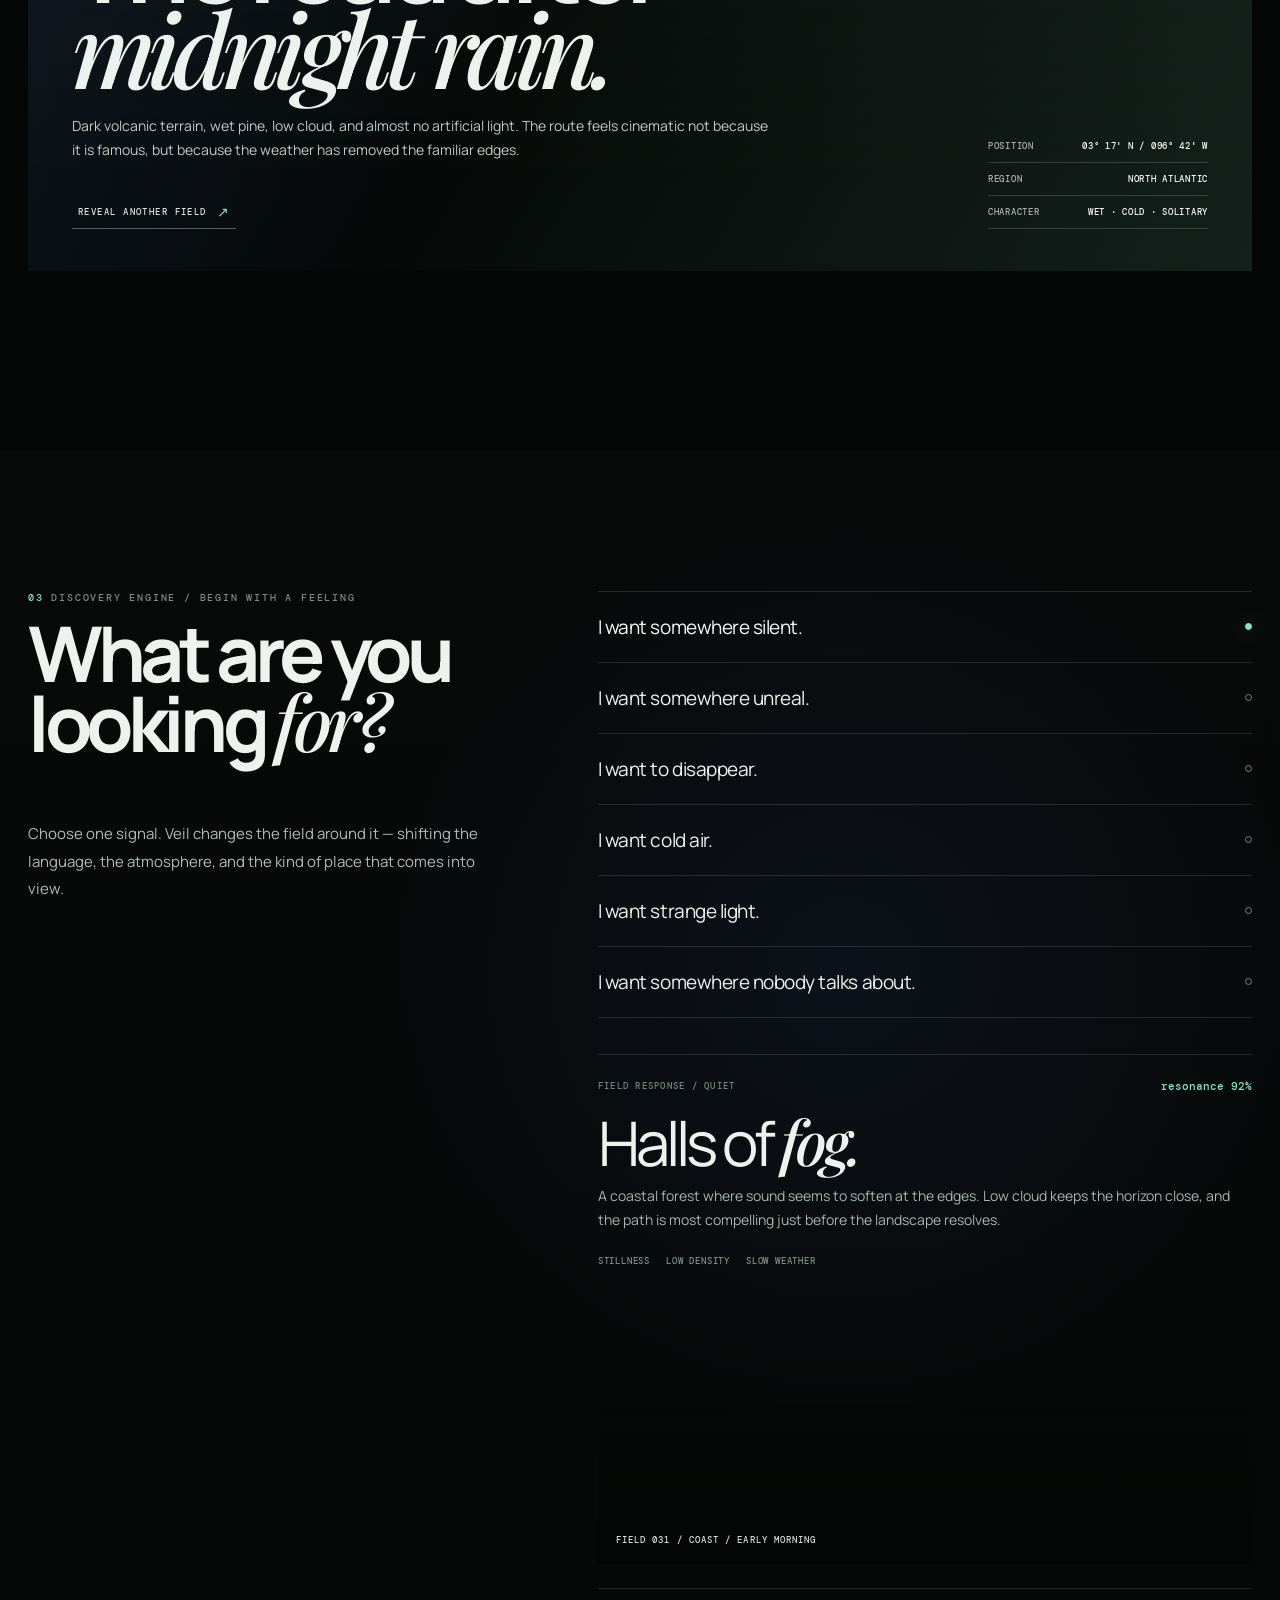
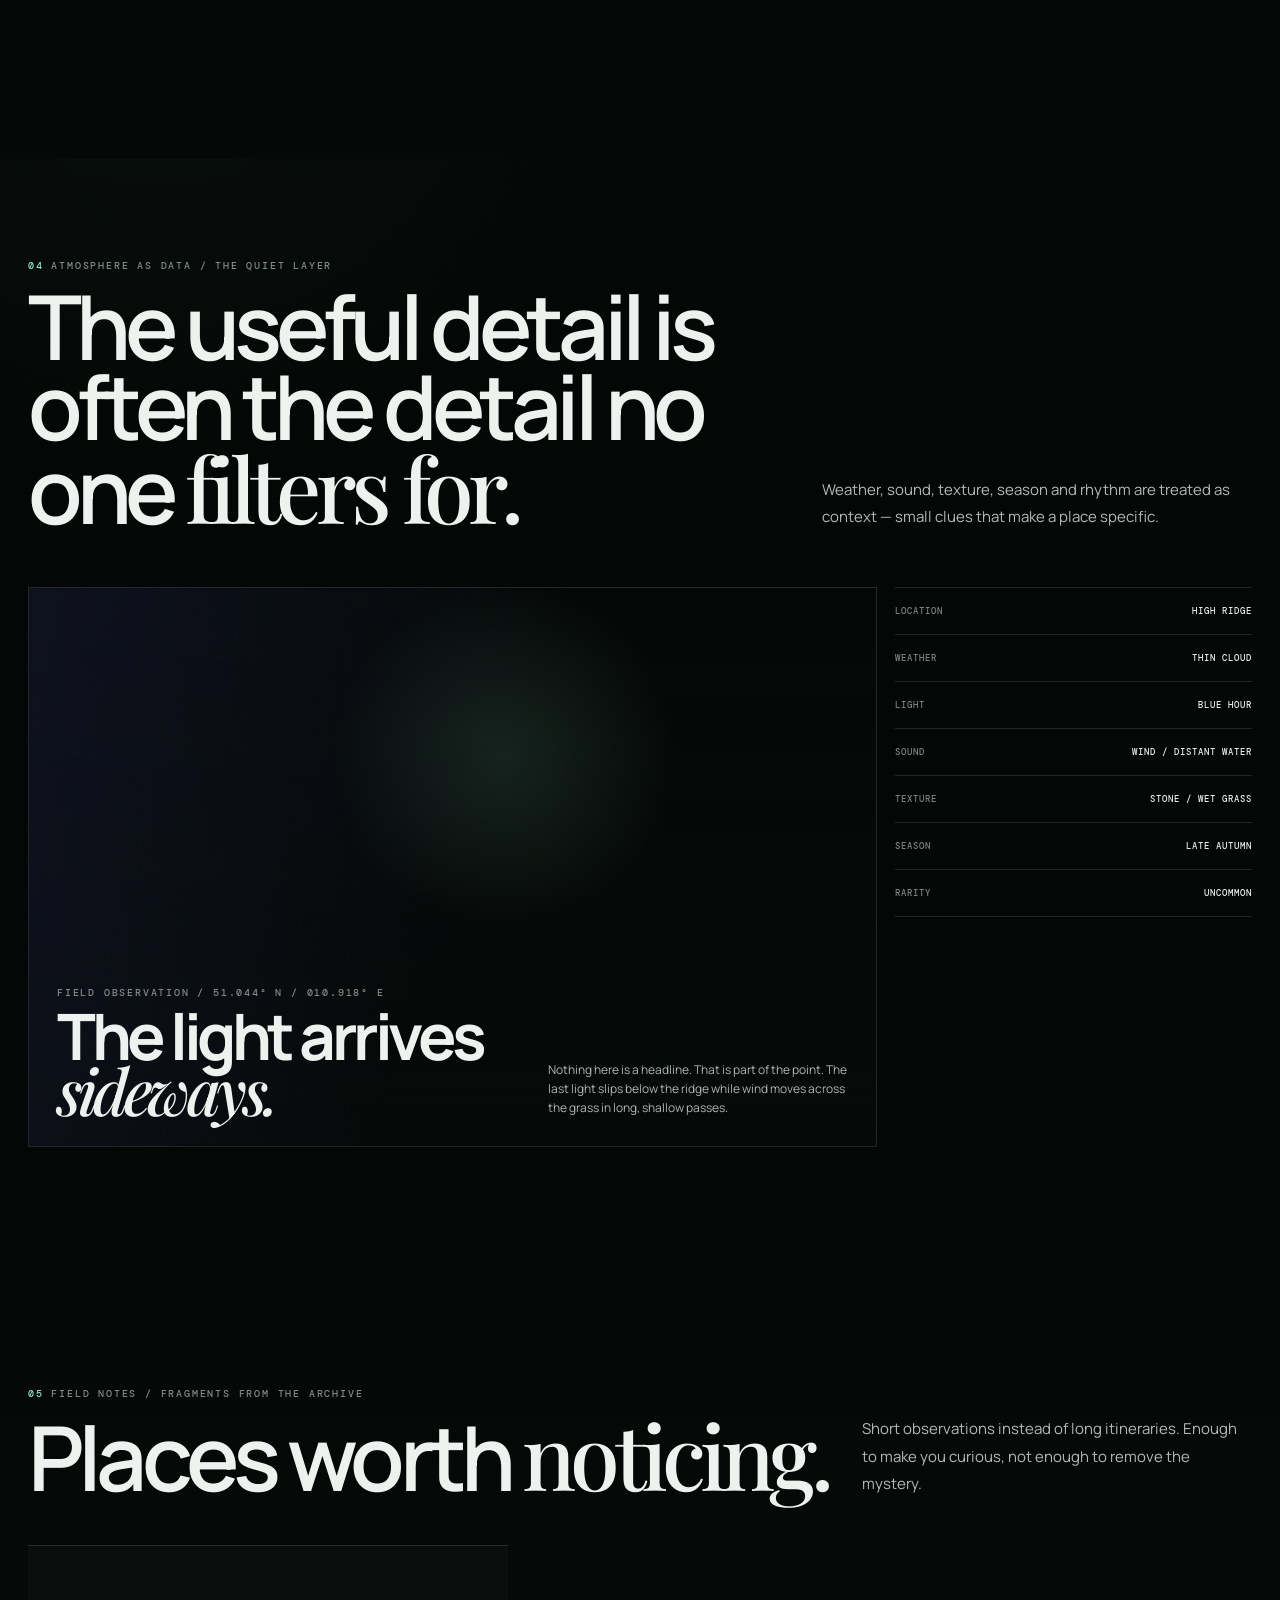
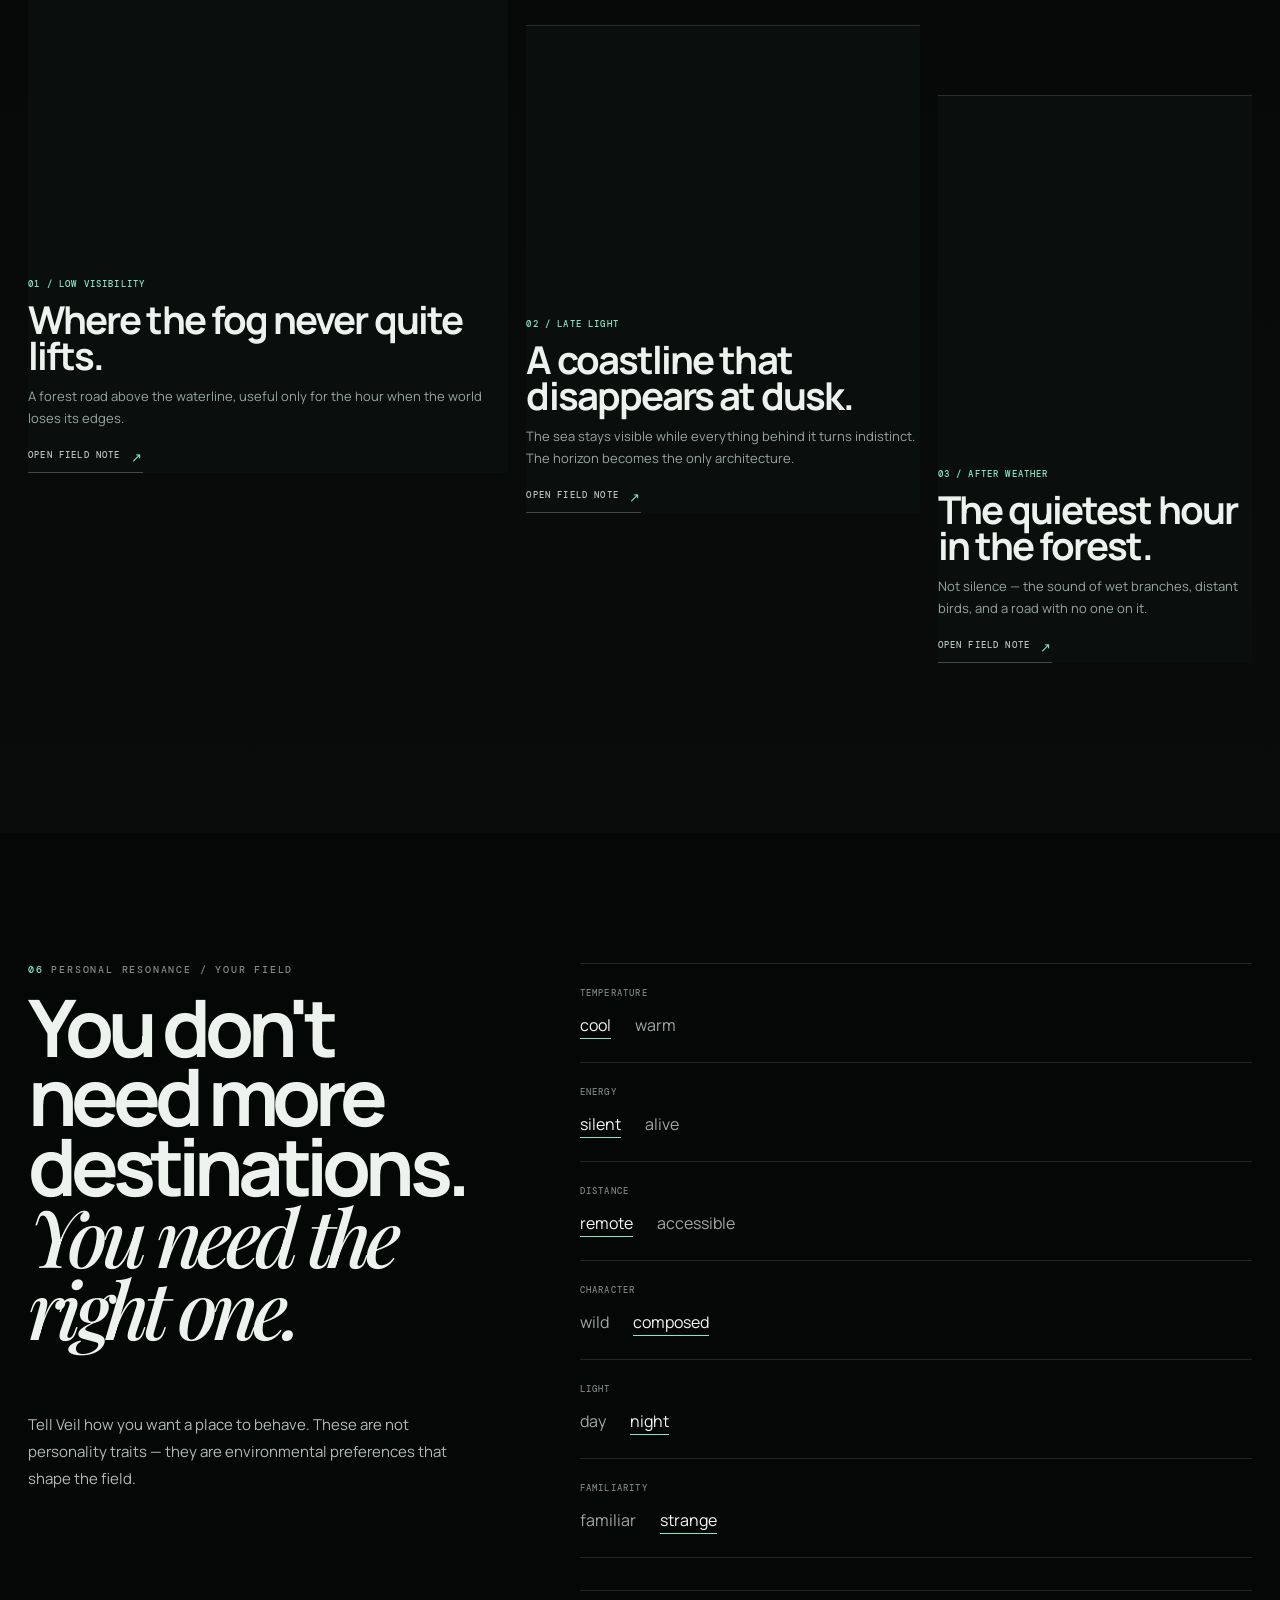
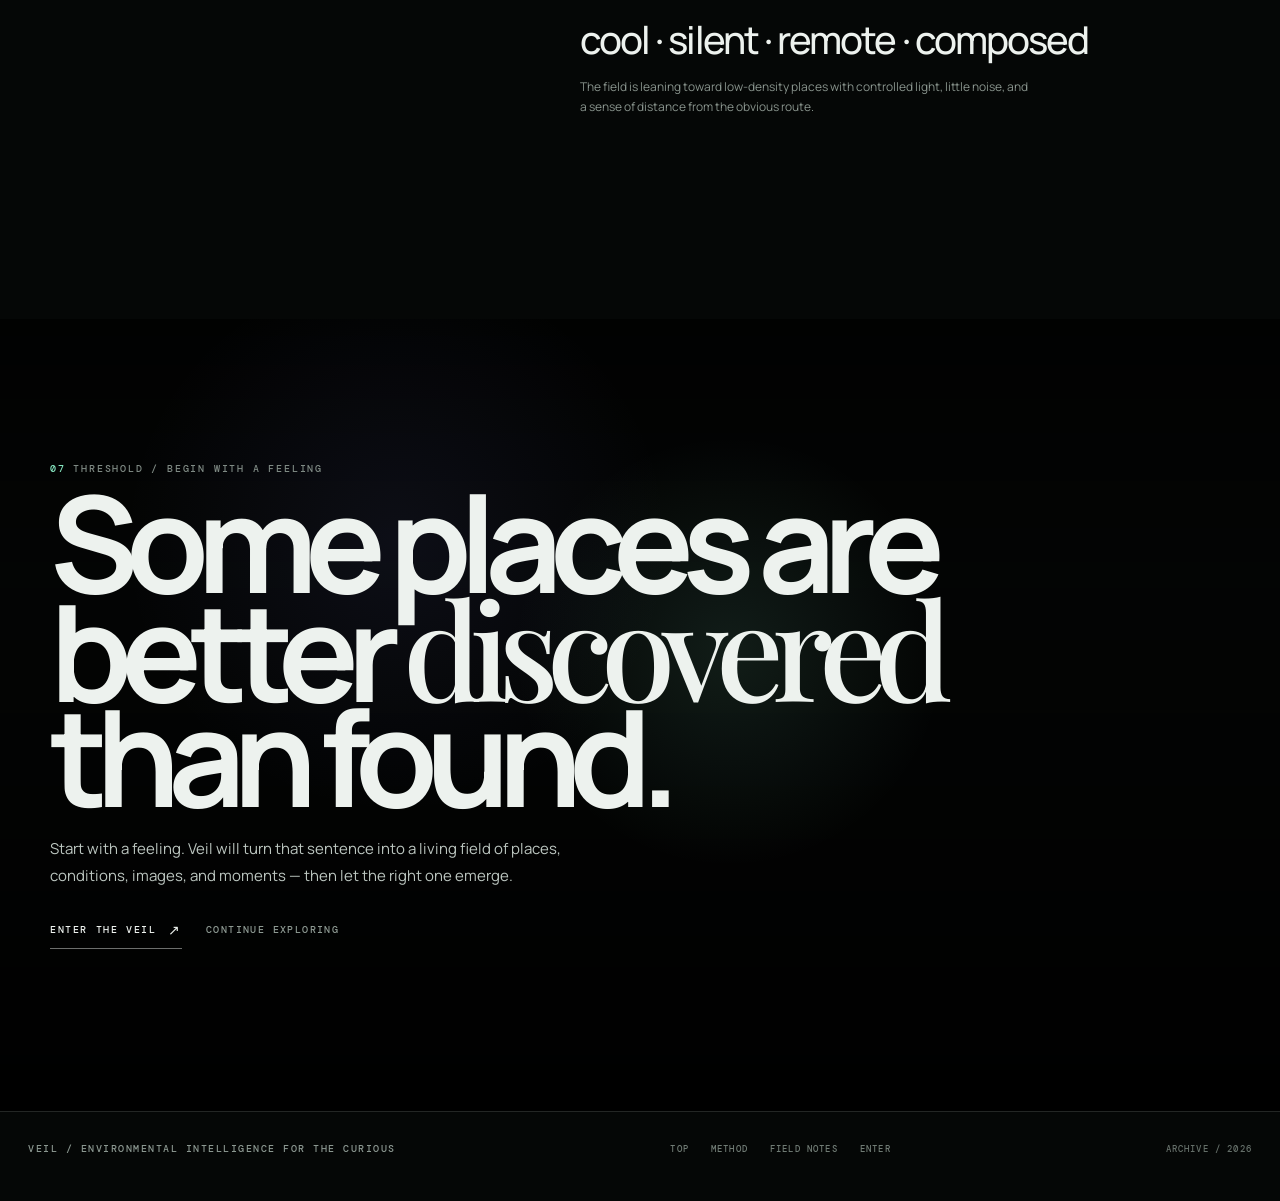
<file: Veil-Environmental-Intelligence/index.html>
<!doctype html>
<html lang="en">
<head>
<meta charset="utf-8">
<meta name="viewport" content="width=device-width,initial-scale=1">
<meta name="theme-color" content="#050706">
<meta name="description" content="Veil — environmental intelligence for discovering places through atmosphere, rarity and sensory character.">
<title>VEIL — Discover what feels hidden</title>
<link rel="preconnect" href="https://fonts.googleapis.com">
<link rel="preconnect" href="https://fonts.gstatic.com" crossorigin>
<link href="https://fonts.googleapis.com/css2?family=DM+Mono:wght@400;500&family=Manrope:wght@400;500;600;700;800&family=Playfair+Display:ital,wght@0,500;0,600;1,500;1,600&display=swap" rel="stylesheet">
<style>
:root{
  --bg:#050706;
  --ink:#edf2ee;
  --ink-dim:#b1bbb5;
  --ink-faint:#7f8a84;
  --line:rgba(237,242,238,.13);
  --line-strong:rgba(237,242,238,.23);
  --emerald:#86e6c1;
  --cyan:#8bdde5;
  --violet:#aaa8f4;
  --surface:#0a0f0d;
  --surface-2:#0d1310;
  --shell:1320px;
  --ease:cubic-bezier(.22,.72,.16,1);
  --ease-soft:cubic-bezier(.3,.62,.2,1);
}
*{box-sizing:border-box}
html{scroll-behavior:smooth;background:var(--bg)}
body{margin:0;background:
  radial-gradient(circle at 75% 8%,rgba(95,123,255,.055),transparent 26rem),
  radial-gradient(circle at 12% 52%,rgba(75,221,177,.045),transparent 30rem),
  var(--bg);
  color:var(--ink);font-family:Manrope,system-ui,sans-serif;overflow-x:hidden}
body.modal-open{overflow:hidden}
img{display:block;max-width:100%}
a{color:inherit;text-decoration:none}
button{font:inherit;color:inherit;background:none;border:0;cursor:pointer}
button:focus-visible,a:focus-visible,[role="button"]:focus-visible{outline:2px solid var(--emerald);outline-offset:4px}
::selection{background:rgba(134,230,193,.25);color:#fff}

.page-grain{position:fixed;inset:-25%;pointer-events:none;z-index:60;opacity:.055;mix-blend-mode:soft-light;background-image:url("data:image/svg+xml,%3Csvg xmlns='http://www.w3.org/2000/svg' width='160' height='160' viewBox='0 0 160 160'%3E%3Cfilter id='n'%3E%3CfeTurbulence type='fractalNoise' baseFrequency='.86' numOctaves='4' stitchTiles='stitch'/%3E%3C/filter%3E%3Crect width='100%25' height='100%25' filter='url(%23n)' opacity='.9'/%3E%3C/svg%3E")}
.cursor-light{position:fixed;width:360px;height:360px;left:50%;top:50%;transform:translate(-50%,-50%);pointer-events:none;z-index:2;border-radius:50%;background:radial-gradient(circle,rgba(134,230,193,.075),rgba(122,146,255,.04) 31%,transparent 70%);filter:blur(12px);transition:opacity .3s ease}
main,header,footer{position:relative;z-index:3}
.container{width:min(var(--shell),calc(100% - 56px));margin:0 auto}
.eyebrow{font:500 10px/1.3 "DM Mono",monospace;text-transform:uppercase;letter-spacing:.18em;color:var(--ink-faint)}
.eyebrow b{font-weight:500;color:var(--emerald)}
.serif{font-family:"Playfair Display",serif;font-weight:500}
.section{position:relative}
.section-title{margin:14px 0 0;font-size:clamp(3rem,7vw,7.4rem);line-height:.9;letter-spacing:-.065em;font-weight:600;max-width:1000px}
.body-copy{margin:22px 0 0;font-size:15px;line-height:1.82;color:var(--ink-dim);max-width:640px}
.rule{height:1px;background:var(--line)}

.nav{position:fixed;inset:0 0 auto;display:flex;justify-content:space-between;align-items:center;padding:24px 28px;transition:background .45s var(--ease),border-color .45s var(--ease),padding .45s var(--ease);border-bottom:1px solid transparent;z-index:40}
.nav.scrolled{padding-top:16px;padding-bottom:16px;background:rgba(5,7,6,.72);backdrop-filter:blur(18px);border-color:var(--line)}
.brand{display:flex;align-items:center;gap:12px;text-transform:uppercase;font:500 11px/1 "DM Mono",monospace;letter-spacing:.18em}
.brand-mark{width:20px;height:20px;border:1px solid rgba(237,242,238,.34);border-radius:50%;position:relative}
.brand-mark:before{content:"";position:absolute;inset:4px;border:1px solid rgba(134,230,193,.7);border-radius:50%}
.brand-mark:after{content:"";position:absolute;inset:8px;background:var(--emerald);border-radius:50%;box-shadow:0 0 18px rgba(134,230,193,.65)}
.nav-links{display:flex;gap:30px;align-items:center;font-size:11px;color:#abb5af}
.nav-links a{transition:color .25s ease}
.nav-links a:hover{color:#fff}
.nav-enter{font:500 10px "DM Mono",monospace;letter-spacing:.12em;text-transform:uppercase;padding:10px 0;border-bottom:1px solid rgba(237,242,238,.35);transition:border-color .25s ease,color .25s ease}
.nav-enter:hover{color:var(--emerald);border-color:var(--emerald)}
.nav-toggle{display:none;font:500 10px "DM Mono",monospace;letter-spacing:.15em;text-transform:uppercase}

.hero{min-height:100svh;display:flex;align-items:flex-end;overflow:hidden;padding:150px 0 58px}
.hero-media{position:absolute;inset:0;background:
  linear-gradient(180deg,rgba(4,6,5,.2) 0%,rgba(4,6,5,.08) 28%,rgba(4,6,5,.58) 70%,#050706 98%),
  linear-gradient(110deg,rgba(4,6,5,.62),transparent 46%,rgba(30,61,57,.2)),
  url("https://images.unsplash.com/photo-1511497584788-876760111969?auto=format&fit=crop&w=2400&q=82") center/cover;
  filter:saturate(.68) contrast(1.04)}
.hero-media:after{content:"";position:absolute;inset:0;background:
  radial-gradient(circle at 68% 24%,rgba(139,221,229,.12),transparent 28%),
  linear-gradient(122deg,rgba(111,122,255,.1),transparent 46%,rgba(134,230,193,.06));
  mix-blend-mode:screen}
.hero-vignette{position:absolute;inset:0;background:radial-gradient(circle at 56% 48%,transparent 0,rgba(0,0,0,.2) 52%,rgba(0,0,0,.57) 100%);pointer-events:none}
.hero-content{display:grid;grid-template-columns:minmax(0,1.45fr) minmax(240px,.55fr);gap:60px;align-items:end;position:relative;z-index:4}
.hero-kicker{display:flex;align-items:center;gap:10px;font:500 10px/1 "DM Mono",monospace;letter-spacing:.18em;text-transform:uppercase;color:#cad2cd;margin-bottom:22px}
.live-dot{width:7px;height:7px;border-radius:50%;background:var(--emerald);box-shadow:0 0 18px rgba(134,230,193,.85)}
.hero h1{margin:0;font-size:clamp(5rem,11.5vw,11.2rem);font-weight:600;letter-spacing:-.08em;line-height:.78;max-width:1120px}
.hero h1 .quiet{font-family:"Playfair Display",serif;font-style:italic;font-weight:500;color:#cad1cd}
.hero h1 .light{background:linear-gradient(108deg,#f6faf6 0%,#c1ead9 44%,#b3b4f1 70%,#f6faf6 97%);background-clip:text;-webkit-background-clip:text;color:transparent}
.hero-sub{margin:28px 0 0;max-width:610px;color:#c0c9c4;font-size:16px;line-height:1.7}
.hero-meta{align-self:end;padding-bottom:8px}
.meta-row{display:flex;justify-content:space-between;gap:24px;padding:12px 0;border-bottom:1px solid var(--line);font:500 10px "DM Mono",monospace;color:#99a59e;text-transform:uppercase;letter-spacing:.07em}
.meta-row strong{font-weight:500;color:#f6faf6}.meta-row span:last-child{color:var(--emerald)}
.hero-scroll{position:absolute;z-index:4;bottom:20px;left:50%;transform:translateX(-50%);display:flex;flex-direction:column;align-items:center;font:500 9px "DM Mono",monospace;letter-spacing:.18em;text-transform:uppercase;color:#7c8781}
.hero-scroll i{width:1px;height:52px;background:linear-gradient(#7c8781,transparent);margin-top:10px}

.arrival{padding:170px 0 150px;background:
  radial-gradient(circle at 18% 24%,rgba(104,117,255,.075),transparent 28rem),
  linear-gradient(180deg,#050706 0%,#090d0b 100%)}
.arrival-grid{display:grid;grid-template-columns:1.25fr .75fr;gap:9vw;align-items:end}
.arrival-title{font-size:clamp(3.4rem,7.6vw,8.1rem);line-height:.88;letter-spacing:-.075em;font-weight:600;max-width:920px;margin-top:16px}
.arrival-title em{font-family:"Playfair Display",serif;font-style:italic;font-weight:500}
.signal-list{margin-top:34px;border-top:1px solid var(--line)}
.signal-item{display:grid;grid-template-columns:100px 1fr;gap:24px;padding:17px 0;border-bottom:1px solid var(--line);font-size:13px;color:#aab5af}
.signal-item span:first-child{font:500 10px "DM Mono",monospace;color:#77847e;text-transform:uppercase;letter-spacing:.1em}
.signal-item strong{font-weight:500;color:#eaf0ec}
.mini-index{margin-top:50px;padding-top:18px;border-top:1px solid var(--line)}
.mini-index .value{font-size:clamp(4.2rem,8vw,8rem);letter-spacing:-.08em;line-height:.8}
.mini-index .caption{margin-top:13px;font:500 10px/1.5 "DM Mono",monospace;text-transform:uppercase;letter-spacing:.13em;color:#7f8c84}
.note{margin-top:36px;color:#9da9a2;font-size:13px;line-height:1.8}

.index-section{padding:110px 0 160px}
.index-head{display:grid;grid-template-columns:1fr .7fr;gap:8vw;align-items:end;margin-bottom:54px}
.index-head .body-copy{margin:0}
.index-wrap{border-top:1px solid var(--line);border-bottom:1px solid var(--line)}
.index-row{display:grid;grid-template-columns:160px 1fr 160px;gap:30px;align-items:center;padding:25px 0;border-bottom:1px solid var(--line)}
.index-row:last-child{border-bottom:0}
.index-key{font:500 10px "DM Mono",monospace;letter-spacing:.14em;text-transform:uppercase;color:#8c9891}
.bar{height:2px;background:rgba(237,242,238,.09);position:relative}
.bar span{position:absolute;left:0;top:0;height:100%;background:linear-gradient(90deg,var(--emerald),var(--cyan),var(--violet));box-shadow:0 0 16px rgba(134,230,193,.15)}
.index-num{text-align:right;font:500 10px "DM Mono",monospace;color:#c4cdc8}
.index-foot{margin-top:24px;display:flex;justify-content:space-between;gap:30px;font:500 9px "DM Mono",monospace;letter-spacing:.14em;text-transform:uppercase;color:#68736d}

.revelation{padding:20px 0 180px}
.reveal-frame{min-height:720px;position:relative;overflow:hidden;background:#0a0f0d}
.reveal-frame:before{content:"";position:absolute;z-index:0;inset:0;background:
  linear-gradient(180deg,rgba(6,10,8,.22),rgba(6,10,8,.08) 38%,rgba(6,10,8,.86) 88%),
  url("https://images.unsplash.com/photo-1500534623283-312aade485b7?auto=format&fit=crop&w=2400&q=82") center/cover;
  filter:saturate(.72) contrast(1.02);transform:scale(1.03);transition:transform 1.8s var(--ease)}
.reveal-frame.in-view:before{transform:scale(1)}
.reveal-wash{position:absolute;z-index:1;inset:0;background:linear-gradient(120deg,rgba(100,119,255,.13),transparent 46%,rgba(134,230,193,.11));mix-blend-mode:screen}
.reveal-content{position:absolute;z-index:2;left:44px;right:44px;bottom:42px;display:grid;grid-template-columns:1fr auto;gap:40px;align-items:end}
.location-code{font:500 10px "DM Mono",monospace;letter-spacing:.16em;text-transform:uppercase;color:var(--emerald)}
.location-name{font-size:clamp(3.6rem,8vw,9rem);line-height:.8;letter-spacing:-.075em;margin:13px 0 22px}
.location-name em{font-family:"Playfair Display",serif;font-style:italic;font-weight:500}
.location-desc{font-size:14px;line-height:1.75;color:#c0cac5;max-width:700px}
.coordinates{align-self:end;min-width:220px}
.coord-row{display:flex;justify-content:space-between;gap:24px;border-bottom:1px solid rgba(255,255,255,.16);padding:10px 0;font:500 9px "DM Mono",monospace;letter-spacing:.08em;text-transform:uppercase;color:#a7b2ac}
.coord-row b{font-weight:500;color:#f5faf7}
.reveal-action{display:inline-flex;align-items:center;gap:10px;margin-top:25px;font:500 9px "DM Mono",monospace;letter-spacing:.16em;text-transform:uppercase;color:#dce4df;border-bottom:1px solid rgba(237,242,238,.35);padding-bottom:7px}
.reveal-action:after{content:"↗";font-size:14px;color:var(--emerald)}

.discovery{padding:140px 0 170px;background:
  radial-gradient(circle at 66% 40%,rgba(97,119,255,.07),transparent 29rem),
  linear-gradient(180deg,#070a09,#060807)}
.discovery-layout{display:grid;grid-template-columns:.82fr 1.18fr;gap:9vw;align-items:start}
.discovery-statement{position:sticky;top:120px}
.discovery-title{margin-top:16px;font-size:clamp(3.2rem,6vw,6.8rem);line-height:.87;letter-spacing:-.07em}
.discovery-title em{font-family:"Playfair Display",serif;font-style:italic;font-weight:500}
.feeling-panel{border-top:1px solid var(--line)}
.feeling-row{display:grid;grid-template-columns:1fr auto;gap:20px;align-items:center;padding:19px 0;border-bottom:1px solid var(--line)}
.feeling-btn{width:100%;text-align:left;font-size:19px;letter-spacing:-.025em;transition:transform .28s var(--ease),color .28s ease;padding:3px 0}
.feeling-btn:hover{transform:translateX(8px)}
.feeling-btn[aria-pressed="true"]{color:#f5faf7}
.feeling-marker{width:7px;height:7px;border-radius:50%;border:1px solid #76847c;transition:.35s ease}
.feeling-btn[aria-pressed="true"] + .feeling-marker{background:var(--emerald);border-color:var(--emerald);box-shadow:0 0 18px rgba(134,230,193,.45)}
.signal-output{margin-top:36px;padding:24px 0;border-top:1px solid var(--line);border-bottom:1px solid var(--line)}
.output-top{display:flex;justify-content:space-between;gap:20px;align-items:center}
.output-mode{font:500 9px "DM Mono",monospace;letter-spacing:.14em;text-transform:uppercase;color:#78847e}
.output-score{font:500 11px "DM Mono",monospace;color:var(--emerald)}
.output-name{margin:22px 0 10px;font-size:clamp(2.6rem,4.8vw,5.4rem);line-height:.86;letter-spacing:-.065em}
.output-name em{font-family:"Playfair Display",serif;font-style:italic;font-weight:500}
.output-copy{font-size:14px;line-height:1.75;color:#aab5ae;max-width:650px}
.output-tags{display:flex;flex-wrap:wrap;gap:16px;margin-top:22px}
.output-tags span{font:500 9px "DM Mono",monospace;letter-spacing:.09em;text-transform:uppercase;color:#818d86}
.output-image{margin-top:32px;height:265px;overflow:hidden;position:relative}
.output-image:before{content:"";position:absolute;inset:0;background:linear-gradient(180deg,transparent 40%,rgba(3,5,4,.72));z-index:1}
.output-image div{position:absolute;inset:-3%;background-position:center;z-index:0;background-size:cover;filter:saturate(.72);transition:background-image .5s ease,transform 1s var(--ease)}
.output-image .image-note{position:absolute;z-index:2;left:18px;bottom:18px;font:500 9px "DM Mono",monospace;letter-spacing:.12em;text-transform:uppercase;color:#d5ddd8}

.data-section{padding:100px 0 160px}
.data-header{display:flex;justify-content:space-between;gap:30px;align-items:end;margin-bottom:56px}
.data-header .body-copy{max-width:430px;margin:0}
.data-map{display:grid;grid-template-columns:1fr .42fr;gap:18px}
.data-main{min-height:560px;border:1px solid var(--line);background:
  linear-gradient(180deg,rgba(11,17,14,.14),rgba(7,10,9,.92)),
  url("https://images.unsplash.com/photo-1441974231531-c6227db76e2e?auto=format&fit=crop&w=1600&q=82") center/cover;
  position:relative;padding:28px;overflow:hidden}
.data-main:after{content:"";position:absolute;inset:0;background:radial-gradient(circle at 56% 30%,rgba(134,230,193,.12),transparent 28%),linear-gradient(110deg,rgba(95,103,242,.1),transparent 52%);pointer-events:none}
.data-caption{position:absolute;left:28px;right:28px;bottom:28px;z-index:2;display:flex;justify-content:space-between;gap:30px;align-items:end}
.data-caption h3{font-size:clamp(2.7rem,5vw,5.8rem);line-height:.83;letter-spacing:-.07em;margin:10px 0 0}
.data-caption h3 em{font-family:"Playfair Display",serif;font-style:italic;font-weight:500}
.data-caption p{max-width:300px;color:#aeb8b2;font-size:12px;line-height:1.6;margin:0}
.data-side{border-top:1px solid var(--line);display:flex;flex-direction:column}
.data-side .row{display:flex;justify-content:space-between;gap:22px;padding:17px 0;border-bottom:1px solid var(--line);font:500 9px "DM Mono",monospace;letter-spacing:.11em;text-transform:uppercase;color:#78847e}
.data-side .row b{font-weight:500;color:#e5ece8}

.field-notes{padding:80px 0 170px;background:linear-gradient(180deg,#060807,#090c0a)}
.notes-head{display:flex;justify-content:space-between;gap:30px;align-items:end;margin-bottom:48px}
.notes-head .body-copy{max-width:390px;margin:0}
.notes-grid{display:grid;grid-template-columns:1.1fr .9fr .72fr;gap:18px;align-items:start}
.note-card{position:relative;overflow:hidden;background:#0a0f0d;min-height:500px;border-top:1px solid var(--line)}
.note-card:nth-child(2){margin-top:80px;min-height:420px}
.note-card:nth-child(3){margin-top:150px;min-height:540px}
.note-img{height:310px;background-size:cover;background-position:center;filter:saturate(.68);transition:transform 1.2s var(--ease),filter 1s ease}
.note-card:hover .note-img{transform:scale(1.045);filter:saturate(.9)}
.note-card:nth-child(1) .note-img{background-image:url("https://images.unsplash.com/photo-1473445361085-b9a07f55608b?auto=format&fit=crop&w=1300&q=82")}
.note-card:nth-child(2) .note-img{height:270px;background-image:url("https://images.unsplash.com/photo-1476231682828-37e571bc172f?auto=format&fit=crop&w=1100&q=82")}
.note-card:nth-child(3) .note-img{height:350px;background-image:url("https://images.unsplash.com/photo-1464278533981-50106e6176b1?auto=format&fit=crop&w=1100&q=82")}
.note-content{padding:22px 0 0}
.note-meta{font:500 9px "DM Mono",monospace;letter-spacing:.13em;text-transform:uppercase;color:var(--emerald)}
.note-card h3{font-size:clamp(1.9rem,3vw,3rem);line-height:.92;letter-spacing:-.05em;margin:12px 0}
.note-card p{color:#99a59e;font-size:13px;line-height:1.72;max-width:480px;margin:0}
.note-read{display:inline-flex;gap:10px;margin-top:19px;font:500 9px "DM Mono",monospace;letter-spacing:.13em;text-transform:uppercase;color:#bac5be;border-bottom:1px solid rgba(237,242,238,.25);padding-bottom:6px}
.note-read:after{content:"↗";color:var(--emerald);font-size:13px}

.personal{padding:130px 0 180px}
.personal-layout{display:grid;grid-template-columns:.78fr 1.22fr;gap:9vw}
.personal-copy{position:sticky;top:120px;height:max-content}
.personal-title{font-size:clamp(3.2rem,6.2vw,6.8rem);line-height:.88;letter-spacing:-.075em;margin-top:16px}
.personal-title em{font-family:"Playfair Display",serif;font-style:italic;font-weight:500}
.preference{border-top:1px solid var(--line)}
.preference-group{padding:23px 0;border-bottom:1px solid var(--line)}
.preference-label{font:500 9px "DM Mono",monospace;letter-spacing:.13em;text-transform:uppercase;color:#76827b;margin-bottom:13px}
.preference-options{display:flex;gap:24px}
.preference-option{font-size:16px;color:#9fa9a3;padding:2px 0;border-bottom:1px solid transparent;transition:.25s ease}
.preference-option:hover{color:#fff}
.preference-option[aria-pressed="true"]{color:#f3f8f4;border-bottom-color:var(--emerald)}
.preference-summary{margin-top:32px;padding:22px 0;border-top:1px solid var(--line)}
.preference-summary strong{font-size:clamp(2rem,3vw,3.4rem);font-weight:500;letter-spacing:-.05em}
.preference-summary p{font-size:12px;line-height:1.7;color:#89948d;margin:11px 0 0;max-width:450px}

.threshold{min-height:88svh;display:flex;align-items:center;overflow:hidden;padding:110px 0 130px;background:#050706}
.threshold-image{position:absolute;inset:0;background:
  linear-gradient(180deg,rgba(5,7,6,.78) 0%,rgba(5,7,6,.34) 32%,rgba(5,7,6,.86) 90%,#050706 100%),
  url("https://images.unsplash.com/photo-1497435334941-8c899ee9e8e9?auto=format&fit=crop&w=2400&q=82") center/cover;
  filter:saturate(.55) contrast(1.08)}
.threshold-light{position:absolute;inset:0;background:radial-gradient(circle at 57% 42%,rgba(134,230,193,.11),transparent 25%),radial-gradient(circle at 31% 28%,rgba(130,135,244,.08),transparent 26%)}
.threshold-content{position:relative;z-index:4;max-width:1180px}
.threshold-title{font-size:clamp(4.8rem,10.5vw,12.6rem);line-height:.78;letter-spacing:-.09em;margin:15px 0 28px;max-width:1080px}
.threshold-title em{font-family:"Playfair Display",serif;font-style:italic;font-weight:500}
.threshold-copy{max-width:540px;font-size:15px;line-height:1.75;color:#bcc6c0}
.threshold-actions{display:flex;gap:24px;align-items:center;flex-wrap:wrap;margin-top:32px}
.enter-link{display:inline-flex;align-items:center;gap:12px;padding:0 0 9px;border-bottom:1px solid rgba(237,242,238,.45);font:500 10px "DM Mono",monospace;letter-spacing:.16em;text-transform:uppercase;transition:color .25s ease,border-color .25s ease,transform .25s ease}
.enter-link:hover{color:var(--emerald);border-color:var(--emerald);transform:translateX(4px)}
.enter-link:after{content:"↗";font-size:14px}
.continue-link{font:500 10px "DM Mono",monospace;letter-spacing:.14em;text-transform:uppercase;color:#8d9992;border-bottom:1px solid transparent;padding-bottom:9px;transition:.25s ease}
.continue-link:hover{color:#dce3de;border-color:#6f7a74}

footer{padding:30px 0 46px;border-top:1px solid var(--line);background:#050706}
.footer-row{display:flex;justify-content:space-between;gap:24px;align-items:center}
.footer-brand{font:500 10px "DM Mono",monospace;letter-spacing:.15em;text-transform:uppercase;color:#8b9790}
.footer-nav{display:flex;gap:22px;font:500 9px "DM Mono",monospace;letter-spacing:.13em;text-transform:uppercase;color:#717c75}
.footer-nav a:hover{color:#d3dbd5}
.footer-note{font:500 9px "DM Mono",monospace;letter-spacing:.13em;text-transform:uppercase;color:#656f69}

.modal{position:fixed;inset:0;z-index:70;display:grid;place-items:center;padding:22px;background:rgba(2,4,3,.85);backdrop-filter:blur(22px);opacity:0;pointer-events:none;transition:opacity .35s ease}
.modal.open{opacity:1;pointer-events:auto}
.modal-card{width:min(940px,100%);background:#080d0b;border:1px solid var(--line);position:relative;overflow:hidden;transform:translateY(18px) scale(.985);transition:transform .45s var(--ease)}
.modal.open .modal-card{transform:none}
.modal-visual{min-height:560px;background:
  linear-gradient(180deg,rgba(5,8,7,.06),rgba(5,8,7,.87)),
  url("https://images.unsplash.com/photo-1482192505345-5655af888cc4?auto=format&fit=crop&w=1800&q=82") center/cover}
.modal-info{position:absolute;left:28px;right:28px;bottom:25px}
.modal-info .meta{font:500 9px "DM Mono",monospace;letter-spacing:.13em;text-transform:uppercase;color:var(--emerald)}
.modal-info h2{margin:10px 0 10px;font-size:clamp(2rem,4vw,4.2rem);line-height:.9;letter-spacing:-.06em}
.modal-info p{margin:0;color:#aeb9b3;font-size:13px;line-height:1.7;max-width:610px}
.modal-close{position:absolute;top:15px;right:15px;width:38px;height:38px;border:1px solid rgba(237,242,238,.26);display:grid;place-items:center;font-size:18px;color:#e8eee9;background:rgba(0,0,0,.15);z-index:2}

.reveal{opacity:0;transform:translateY(34px);transition:opacity 900ms var(--ease),transform 900ms var(--ease)}
.reveal.is-visible{opacity:1;transform:none}
.delay-1{transition-delay:80ms}.delay-2{transition-delay:160ms}.delay-3{transition-delay:240ms}

@media (max-width:980px){
  .container{width:min(var(--shell),calc(100% - 40px))}
  .nav-links{display:none}.nav-enter{display:none}.nav-toggle{display:block}
  .nav.menu-open{background:rgba(5,7,6,.96);border-color:var(--line)}
  .nav.menu-open .nav-links{display:flex;position:absolute;left:20px;right:20px;top:64px;flex-direction:column;align-items:flex-start;gap:18px;padding:22px 0 26px;border-top:1px solid var(--line);font-size:13px}
  .hero{padding-top:125px}.hero-content,.arrival-grid,.discovery-layout,.personal-layout{grid-template-columns:1fr}
  .hero-meta{max-width:530px;margin-top:34px}.arrival{padding-top:120px}.arrival-grid{gap:70px}
  .discovery-statement,.personal-copy{position:relative;top:auto}
  .data-map{grid-template-columns:1fr}.data-side{border-top:0;padding-top:20px}
  .notes-grid{grid-template-columns:1fr 1fr}.note-card:nth-child(2),.note-card:nth-child(3){margin-top:60px}.note-card:nth-child(3){grid-column:2}
  .personal-layout{gap:60px}.threshold-title{font-size:clamp(4.6rem,14vw,9rem)}
}
@media (max-width:620px){
  .container{width:calc(100% - 28px)}
  .nav{padding:18px 16px}.brand{font-size:9px;letter-spacing:.13em}
  .hero{padding:118px 0 52px}.hero h1{font-size:22vw}.hero-sub{font-size:14px}.hero-scroll{display:none}
  .arrival{padding:100px 0 110px}.arrival-title{font-size:15vw}.signal-item{grid-template-columns:80px 1fr;gap:16px}
  .index-section{padding:80px 0 110px}.index-head{display:block;margin-bottom:36px}.index-head .body-copy{margin-top:20px}.index-row{grid-template-columns:88px 1fr 48px;gap:14px;padding:20px 0}.index-foot{display:block}.index-foot span+span{display:block;margin-top:9px}
  .revelation{padding-bottom:110px}.reveal-frame{min-height:620px}.reveal-content{left:20px;right:20px;bottom:22px;grid-template-columns:1fr}.coordinates{min-width:0;max-width:320px}
  .discovery{padding:105px 0 120px}.feeling-btn{font-size:17px}.feeling-row{padding:17px 0}
  .data-section{padding:75px 0 110px}.data-header{display:block}.data-header .body-copy{margin-top:18px}.data-main{min-height:510px;padding:20px}.data-caption{left:20px;right:20px;bottom:20px;display:block}.data-caption p{margin-top:14px}
  .field-notes{padding:50px 0 110px}.notes-head{display:block}.notes-head .body-copy{margin-top:18px}.notes-grid{grid-template-columns:1fr}.note-card,.note-card:nth-child(2),.note-card:nth-child(3){grid-column:auto;margin-top:30px;min-height:auto}.note-img,.note-card:nth-child(2) .note-img,.note-card:nth-child(3) .note-img{height:280px}
  .personal{padding:95px 0 120px}.preference-options{gap:18px;flex-wrap:wrap}
  .threshold{min-height:78svh;padding:100px 0}.threshold-title{font-size:21vw}.threshold-copy{font-size:14px}
  .footer-row{display:block}.footer-nav{margin-top:14px}.footer-note{margin-top:14px}
  .modal{padding:12px}.modal-visual{min-height:500px}.modal-info{left:18px;right:18px;bottom:18px}
}
@media (prefers-reduced-motion:reduce){
  html{scroll-behavior:auto}.cursor-light{display:none}.reveal{opacity:1;transform:none;transition:none}.reveal-frame:before{transform:none;transition:none}.note-img,.feeling-btn,.nav{transition:none}
}
</style>
</head>
<body>
<div class="page-grain" aria-hidden="true"></div>
<div class="cursor-light" id="cursorLight" aria-hidden="true"></div>

<header class="nav" id="nav">
  <a class="brand" href="#top" aria-label="Veil — back to beginning"><span class="brand-mark" aria-hidden="true"></span><span>VEIL / field intelligence</span></a>
  <nav class="nav-links" aria-label="Primary">
    <a href="#signal">The idea</a>
    <a href="#index">The index</a>
    <a href="#discovery">Discover</a>
    <a href="#notes">Field notes</a>
  </nav>
  <a class="nav-enter" href="#threshold">Enter the veil</a>
  <button class="nav-toggle" id="navToggle" type="button" aria-expanded="false" aria-controls="nav">menu</button>
</header>

<main id="top">
  <section class="hero section" aria-labelledby="hero-title">
    <div class="hero-media" aria-hidden="true"></div>
    <div class="hero-vignette" aria-hidden="true"></div>
    <div class="container hero-content">
      <div>
        <div class="hero-kicker"><span class="live-dot"></span> field signal / 04:17 / low visibility</div>
        <h1 id="hero-title" class="reveal"><span class="quiet">The world is</span><br>full of <span class="light">places</span><br>that feel <span class="quiet">unreal.</span></h1>
        <p class="hero-sub reveal delay-1">Veil finds the places conventional search misses — through atmosphere, rarity, sensory character, and the feeling you are trying to follow.</p>
      </div>
      <div class="hero-meta reveal delay-2" aria-label="Current field conditions">
        <div class="meta-row"><strong>Field</strong><span>03.7 / 10</span></div>
        <div class="meta-row"><span>Visibility</span><span>low / luminous</span></div>
        <div class="meta-row"><span>Wind</span><span>north-east / cold</span></div>
        <div class="meta-row"><span>Mode</span><span>curious</span></div>
      </div>
    </div>
    <div class="hero-scroll" aria-hidden="true">scroll to enter<i></i></div>
  </section>

  <section class="arrival section" id="signal" aria-labelledby="idea-title">
    <div class="container arrival-grid">
      <div class="reveal">
        <div class="eyebrow"><b>01</b> the idea / beyond names</div>
        <h2 class="arrival-title" id="idea-title">Not every place should be <em>searched for by name.</em></h2>
        <p class="body-copy">Veil treats the world like an atmospheric archive. It starts with what a place does to your senses: damp stone after rain, wind through fir, blue light on empty streets, the hush before weather arrives.</p>
      </div>
      <div class="reveal delay-1">
        <div class="signal-list" aria-label="What Veil considers">
          <div class="signal-item"><span>condition</span><strong>light / temperature / weather</strong></div>
          <div class="signal-item"><span>texture</span><strong>mineral / wet / wind-cut / soft</strong></div>
          <div class="signal-item"><span>distance</span><strong>near / remote / almost nowhere</strong></div>
          <div class="signal-item"><span>rhythm</span><strong>still / shifting / nocturnal</strong></div>
          <div class="signal-item"><span>rarity</span><strong>uncommon combinations of place + moment</strong></div>
        </div>
        <div class="mini-index">
          <div class="value">48</div>
          <div class="caption">sensory signals read per field</div>
        </div>
        <p class="note">No “top 10”. No popularity ladder. A Veil result is a trail of evidence about why a certain moment might feel right.</p>
      </div>
    </div>
  </section>

  <section class="index-section section" id="index" aria-labelledby="index-title">
    <div class="container">
      <div class="index-head reveal">
        <div>
          <div class="eyebrow"><b>02</b> the veil index / atmosphere as evidence</div>
          <h2 class="section-title" id="index-title">Read a place before you <span class="serif">arrive.</span></h2>
        </div>
        <p class="body-copy">A field profile turns qualities that are usually described with adjectives into visible signals: not a rating, but a shape.</p>
      </div>
      <div class="index-wrap reveal delay-1">
        <div class="index-row"><div class="index-key">stillness</div><div class="bar"><span style="width:88%"></span></div><div class="index-num">88</div></div>
        <div class="index-row"><div class="index-key">wildness</div><div class="bar"><span style="width:74%"></span></div><div class="index-num">74</div></div>
        <div class="index-row"><div class="index-key">obscurity</div><div class="bar"><span style="width:91%"></span></div><div class="index-num">91</div></div>
        <div class="index-row"><div class="index-key">cold</div><div class="bar"><span style="width:68%"></span></div><div class="index-num">68</div></div>
        <div class="index-row"><div class="index-key">strangeness</div><div class="bar"><span style="width:82%"></span></div><div class="index-num">82</div></div>
        <div class="index-row"><div class="index-key">night</div><div class="bar"><span style="width:79%"></span></div><div class="index-num">79</div></div>
      </div>
      <div class="index-foot"><span>signal profile / example field 018</span><span>values are directional, not scores</span></div>
    </div>
  </section>

  <section class="revelation section" aria-labelledby="reveal-title">
    <div class="container">
      <div class="reveal-frame reveal" id="revealFrame">
        <div class="reveal-wash" aria-hidden="true"></div>
        <div class="reveal-content">
          <div>
            <div class="location-code" id="locationCode">field 018 / resonance detected</div>
            <h2 class="location-name" id="reveal-title">The road after <em>midnight rain.</em></h2>
            <p class="location-desc" id="locationDesc">Dark volcanic terrain, wet pine, low cloud, and almost no artificial light. The route feels cinematic not because it is famous, but because the weather has removed the familiar edges.</p>
            <button class="reveal-action" id="nextField" type="button">reveal another field</button>
          </div>
          <div class="coordinates" aria-label="Field location metadata">
            <div class="coord-row"><span>position</span><b id="coordPos">03° 17' N / 096° 42' W</b></div>
            <div class="coord-row"><span>region</span><b id="coordRegion">north atlantic</b></div>
            <div class="coord-row"><span>character</span><b id="coordCharacter">wet · cold · solitary</b></div>
          </div>
        </div>
      </div>
    </div>
  </section>

  <section class="discovery section" id="discovery" aria-labelledby="discover-title">
    <div class="container discovery-layout">
      <div class="discovery-statement reveal">
        <div class="eyebrow"><b>03</b> discovery engine / begin with a feeling</div>
        <h2 class="discovery-title" id="discover-title">What are you looking <em>for?</em></h2>
        <p class="body-copy">Choose one signal. Veil changes the field around it — shifting the language, the atmosphere, and the kind of place that comes into view.</p>
      </div>
      <div class="reveal delay-1">
        <div class="feeling-panel" role="group" aria-label="Choose a feeling">
          <div class="feeling-row"><button class="feeling-btn" type="button" aria-pressed="true" data-feeling="silent">I want somewhere silent.</button><span class="feeling-marker" aria-hidden="true"></span></div>
          <div class="feeling-row"><button class="feeling-btn" type="button" aria-pressed="false" data-feeling="unreal">I want somewhere unreal.</button><span class="feeling-marker" aria-hidden="true"></span></div>
          <div class="feeling-row"><button class="feeling-btn" type="button" aria-pressed="false" data-feeling="disappear">I want to disappear.</button><span class="feeling-marker" aria-hidden="true"></span></div>
          <div class="feeling-row"><button class="feeling-btn" type="button" aria-pressed="false" data-feeling="cold">I want cold air.</button><span class="feeling-marker" aria-hidden="true"></span></div>
          <div class="feeling-row"><button class="feeling-btn" type="button" aria-pressed="false" data-feeling="light">I want strange light.</button><span class="feeling-marker" aria-hidden="true"></span></div>
          <div class="feeling-row"><button class="feeling-btn" type="button" aria-pressed="false" data-feeling="unknown">I want somewhere nobody talks about.</button><span class="feeling-marker" aria-hidden="true"></span></div>
        </div>
        <div class="signal-output" aria-live="polite">
          <div class="output-top"><span class="output-mode" id="outputMode">field response / quiet</span><span class="output-score" id="outputScore">resonance 92%</span></div>
          <div class="output-name" id="outputName">Halls of <em>fog.</em></div>
          <p class="output-copy" id="outputCopy">A coastal forest where sound seems to soften at the edges. Low cloud keeps the horizon close, and the path is most compelling just before the landscape resolves.</p>
          <div class="output-tags" id="outputTags"><span>stillness</span><span>low density</span><span>slow weather</span></div>
          <div class="output-image" aria-hidden="true"><div id="outputImage"></div><span class="image-note" id="imageNote">field 031 / coast / early morning</span></div>
        </div>
      </div>
    </div>
  </section>

  <section class="data-section section" id="method" aria-labelledby="data-title">
    <div class="container">
      <div class="data-header reveal">
        <div>
          <div class="eyebrow"><b>04</b> atmosphere as data / the quiet layer</div>
          <h2 class="section-title" id="data-title">The useful detail is often the detail no one <span class="serif">filters for.</span></h2>
        </div>
        <p class="body-copy">Weather, sound, texture, season and rhythm are treated as context — small clues that make a place specific.</p>
      </div>
      <div class="data-map reveal delay-1">
        <div class="data-main">
          <div class="data-caption">
            <div><div class="eyebrow">field observation / 51.044° N / 010.918° E</div><h3>The light arrives <em>sideways.</em></h3></div>
            <p>Nothing here is a headline. That is part of the point. The last light slips below the ridge while wind moves across the grass in long, shallow passes.</p>
          </div>
        </div>
        <div class="data-side" aria-label="Environmental attributes">
          <div class="row"><span>location</span><b>high ridge</b></div>
          <div class="row"><span>weather</span><b>thin cloud</b></div>
          <div class="row"><span>light</span><b>blue hour</b></div>
          <div class="row"><span>sound</span><b>wind / distant water</b></div>
          <div class="row"><span>texture</span><b>stone / wet grass</b></div>
          <div class="row"><span>season</span><b>late autumn</b></div>
          <div class="row"><span>rarity</span><b>uncommon</b></div>
        </div>
      </div>
    </div>
  </section>

  <section class="field-notes section" id="notes" aria-labelledby="notes-title">
    <div class="container">
      <div class="notes-head reveal">
        <div>
          <div class="eyebrow"><b>05</b> field notes / fragments from the archive</div>
          <h2 class="section-title" id="notes-title">Places worth <span class="serif">noticing.</span></h2>
        </div>
        <p class="body-copy">Short observations instead of long itineraries. Enough to make you curious, not enough to remove the mystery.</p>
      </div>
      <div class="notes-grid">
        <article class="note-card reveal"><div class="note-img"></div><div class="note-content"><div class="note-meta">01 / low visibility</div><h3>Where the fog never quite lifts.</h3><p>A forest road above the waterline, useful only for the hour when the world loses its edges.</p><a class="note-read" href="#threshold">open field note</a></div></article>
        <article class="note-card reveal delay-1"><div class="note-img"></div><div class="note-content"><div class="note-meta">02 / late light</div><h3>A coastline that disappears at dusk.</h3><p>The sea stays visible while everything behind it turns indistinct. The horizon becomes the only architecture.</p><a class="note-read" href="#threshold">open field note</a></div></article>
        <article class="note-card reveal delay-2"><div class="note-img"></div><div class="note-content"><div class="note-meta">03 / after weather</div><h3>The quietest hour in the forest.</h3><p>Not silence — the sound of wet branches, distant birds, and a road with no one on it.</p><a class="note-read" href="#threshold">open field note</a></div></article>
      </div>
    </div>
  </section>

  <section class="personal section" aria-labelledby="personal-title">
    <div class="container personal-layout">
      <div class="personal-copy reveal">
        <div class="eyebrow"><b>06</b> personal resonance / your field</div>
        <h2 class="personal-title" id="personal-title">You don't need more destinations. <em>You need the right one.</em></h2>
        <p class="body-copy">Tell Veil how you want a place to behave. These are not personality traits — they are environmental preferences that shape the field.</p>
      </div>
      <div class="reveal delay-1">
        <div class="preference">
          <div class="preference-group"><div class="preference-label">temperature</div><div class="preference-options" data-group="temperature"><button class="preference-option" aria-pressed="true">cool</button><button class="preference-option" aria-pressed="false">warm</button></div></div>
          <div class="preference-group"><div class="preference-label">energy</div><div class="preference-options" data-group="energy"><button class="preference-option" aria-pressed="true">silent</button><button class="preference-option" aria-pressed="false">alive</button></div></div>
          <div class="preference-group"><div class="preference-label">distance</div><div class="preference-options" data-group="distance"><button class="preference-option" aria-pressed="true">remote</button><button class="preference-option" aria-pressed="false">accessible</button></div></div>
          <div class="preference-group"><div class="preference-label">character</div><div class="preference-options" data-group="character"><button class="preference-option" aria-pressed="false">wild</button><button class="preference-option" aria-pressed="true">composed</button></div></div>
          <div class="preference-group"><div class="preference-label">light</div><div class="preference-options" data-group="light"><button class="preference-option" aria-pressed="false">day</button><button class="preference-option" aria-pressed="true">night</button></div></div>
          <div class="preference-group"><div class="preference-label">familiarity</div><div class="preference-options" data-group="familiarity"><button class="preference-option" aria-pressed="false">familiar</button><button class="preference-option" aria-pressed="true">strange</button></div></div>
        </div>
        <div class="preference-summary" aria-live="polite"><strong id="preferenceSummary">cool · silent · remote · composed</strong><p id="preferenceText">The field is leaning toward low-density places with controlled light, little noise, and a sense of distance from the obvious route.</p></div>
      </div>
    </div>
  </section>

  <section class="threshold section" id="threshold" aria-labelledby="threshold-title">
    <div class="threshold-image" aria-hidden="true"></div>
    <div class="threshold-light" aria-hidden="true"></div>
    <div class="container threshold-content reveal">
      <div class="eyebrow"><b>07</b> threshold / begin with a feeling</div>
      <h2 class="threshold-title" id="threshold-title">Some places are better <span class="serif">discovered</span> than found.</h2>
      <p class="threshold-copy">Start with a feeling. Veil will turn that sentence into a living field of places, conditions, images, and moments — then let the right one emerge.</p>
      <div class="threshold-actions">
        <button class="enter-link" id="enterVeil" type="button">enter the veil</button>
        <a class="continue-link" href="#top">continue exploring</a>
      </div>
    </div>
  </section>
</main>

<footer>
  <div class="container footer-row">
    <div class="footer-brand">VEIL / environmental intelligence for the curious</div>
    <nav class="footer-nav" aria-label="Footer"><a href="#top">top</a><a href="#method" id="methodLink">method</a><a href="#notes">field notes</a><a href="#threshold">enter</a></nav>
    <div class="footer-note">archive / 2026</div>
  </div>
</footer>

<div class="modal" id="modal" aria-hidden="true">
  <div class="modal-card" role="dialog" aria-modal="true" aria-labelledby="modalTitle">
    <button class="modal-close" id="modalClose" type="button" aria-label="Close field preview">×</button>
    <div class="modal-visual"></div>
    <div class="modal-info"><div class="meta">veil / field access</div><h2 id="modalTitle">The field is open.</h2><p>Veil's discovery layer is presented here as a front-end experience. Your selected signals have been carried into the field preview — no fake account, payment, or API is implied.</p></div>
  </div>
</div>

<script>
const prefersReduced = window.matchMedia("(prefers-reduced-motion: reduce)").matches;

const nav = document.getElementById("nav");
const navToggle = document.getElementById("navToggle");
const cursorLight = document.getElementById("cursorLight");
window.addEventListener("scroll", () => nav.classList.toggle("scrolled", window.scrollY > 20), {passive:true});

navToggle.addEventListener("click", () => {
  const open = nav.classList.toggle("menu-open");
  navToggle.setAttribute("aria-expanded", String(open));
  navToggle.textContent = open ? "close" : "menu";
});
document.querySelectorAll(".nav-links a").forEach(link => link.addEventListener("click", () => {
  nav.classList.remove("menu-open");
  navToggle.setAttribute("aria-expanded", "false");
  navToggle.textContent = "menu";
}));

if(!prefersReduced){
  window.addEventListener("pointermove", e => {
    cursorLight.style.left = e.clientX + "px";
    cursorLight.style.top = e.clientY + "px";
  }, {passive:true});
}

const reveals = document.querySelectorAll(".reveal");
if(prefersReduced){
  reveals.forEach(el => el.classList.add("is-visible"));
}else{
  const observer = new IntersectionObserver(entries => {
    entries.forEach(entry => {
      if(entry.isIntersecting){
        entry.target.classList.add("is-visible");
        observer.unobserve(entry.target);
      }
    });
  }, {threshold:.12, rootMargin:"0px 0px -7% 0px"});
  reveals.forEach(el => observer.observe(el));
}

const revealFrame = document.getElementById("revealFrame");
const fields = [
  {
    code:"field 018 / resonance detected",
    title:"The road after <em>midnight rain.</em>",
    desc:"Dark volcanic terrain, wet pine, low cloud, and almost no artificial light. The route feels cinematic not because it is famous, but because the weather has removed the familiar edges.",
    pos:"03° 17' N / 096° 42' W",
    region:"north atlantic",
    character:"wet · cold · solitary",
    image:"https://images.unsplash.com/photo-1500534623283-312aade485b7?auto=format&fit=crop&w=2400&q=82"
  },
  {
    code:"field 042 / resonance detected",
    title:"An observatory at <em>blue hour.</em>",
    desc:"A high ridge, thin air and a concrete dome at the brief transition when the sky turns cobalt and the first stars arrive. The place feels suspended rather than remote.",
    pos:"62° 21' N / 006° 23' E",
    region:"north atlantic",
    character:"elevated · cobalt · clear",
    image:"https://images.unsplash.com/photo-1462331940025-496dfbfc7564?auto=format&fit=crop&w=2400&q=82"
  },
  {
    code:"field 067 / resonance detected",
    title:"The room above the <em>harbour fog.</em>",
    desc:"A warm interior above a sleeping coastline. Gulls, sodium lamps, condensation on glass and a horizon erased by weather become the architecture.",
    pos:"45° 32' N / 012° 18' W",
    region:"north atlantic",
    character:"marine · warm/cool · night",
    image:"https://images.unsplash.com/photo-1482192505345-5655af888cc4?auto=format&fit=crop&w=2400&q=82"
  }
];
let fieldIndex=0;
const codeEl=document.getElementById("locationCode");
const titleEl=document.getElementById("reveal-title");
const descEl=document.getElementById("locationDesc");
const posEl=document.getElementById("coordPos");
const regionEl=document.getElementById("coordRegion");
const characterEl=document.getElementById("coordCharacter");

function renderField(index){
  const f=fields[index];
  codeEl.textContent=f.code;
  titleEl.innerHTML=f.title;
  descEl.textContent=f.desc;
  posEl.textContent=f.pos;
  regionEl.textContent=f.region;
  characterEl.textContent=f.character;
  revealFrame.style.backgroundImage="linear-gradient(120deg,rgba(100,119,255,.07),transparent 46%,rgba(134,230,193,.08))";
  const pseudo=document.createElement("div");
  pseudo.style.cssText="position:absolute;inset:0;background:linear-gradient(180deg,rgba(6,10,8,.22),rgba(6,10,8,.08) 38%,rgba(6,10,8,.86) 88%),url('"+f.image+"') center/cover;filter:saturate(.72) contrast(1.02);z-index:-1;";
  pseudo.style.transition="opacity .55s ease, transform 1s cubic-bezier(.22,.72,.16,1)"; pseudo.style.opacity="0.35"; revealFrame.appendChild(pseudo);
  requestAnimationFrame(()=>requestAnimationFrame(()=>{pseudo.style.transform="scale(1)";pseudo.style.opacity="1";}));
  const previous=revealFrame.querySelector(".field-temp");
  if(previous) previous.remove();
  pseudo.className="field-temp";
}
document.getElementById("nextField").addEventListener("click",()=>{
  fieldIndex=(fieldIndex+1)%fields.length;
  const f=fields[fieldIndex];
  codeEl.animate([{opacity:.25},{opacity:1}],{duration:550,easing:"ease"});
  titleEl.animate([{opacity:.15,transform:"translateY(10px)"},{opacity:1,transform:"none"}],{duration:750,easing:"cubic-bezier(.22,.72,.16,1)"});
  renderField(fieldIndex);
});
if(!prefersReduced){
  const frameObserver=new IntersectionObserver(entries=>{
    entries.forEach(entry=>{if(entry.isIntersecting){revealFrame.classList.add("in-view");frameObserver.disconnect();}});
  },{threshold:.35});
  frameObserver.observe(revealFrame);
}

const discoveryData={
  silent:{mode:"field response / quiet",score:"resonance 92%",name:"Halls of <em>fog.</em>",copy:"A coastal forest where sound seems to soften at the edges. Low cloud keeps the horizon close, and the path is most compelling just before the landscape resolves.",tags:["stillness","low density","slow weather"],image:"https://images.unsplash.com/photo-1473445361085-b9a07f55608b?auto=format&fit=crop&w=1500&q=82",note:"field 031 / coast / early morning"},
  unreal:{mode:"field response / uncanny",score:"resonance 89%",name:"Stone under <em>violet light.</em>",copy:"A mineral basin where the last daylight reflects from wet rock. The landscape looks staged for a few minutes, then refuses to explain itself.",tags:["strange light","mineral","brief"],image:"https://images.unsplash.com/photo-1464278533981-50106e6176b1?auto=format&fit=crop&w=1500&q=82",note:"field 054 / highland / blue hour"},
  disappear:{mode:"field response / withdrawal",score:"resonance 94%",name:"The road with <em>no signal.</em>",copy:"A long, empty line through weather-shaped country. No landmarks, no crowds, only distance accumulating until the map stops feeling useful.",tags:["remote","wind","horizon"],image:"https://images.unsplash.com/photo-1464822759023-fed622ff2c3b?auto=format&fit=crop&w=1500&q=82",note:"field 067 / upland / late afternoon"},
  cold:{mode:"field response / clear air",score:"resonance 87%",name:"Air that feels <em>blue.</em>",copy:"A high northern valley where cold changes the acoustics and every surface holds a cleaner edge. The useful detail is how quickly the light disappears.",tags:["cold","clear","high altitude"],image:"https://images.unsplash.com/photo-1476231682828-37e571bc172f?auto=format&fit=crop&w=1500&q=82",note:"field 022 / valley / first light"},
  light:{mode:"field response / optical",score:"resonance 91%",name:"The hour the sun turns <em>silver.</em>",copy:"A coastline viewed through thin maritime cloud. For less than an hour the water and sky almost share a color, and the ground becomes the darker object.",tags:["side light","marine","rare hour"],image:"https://images.unsplash.com/photo-1500534623283-312aade485b7?auto=format&fit=crop&w=1500&q=82",note:"field 081 / coast / late evening"},
  unknown:{mode:"field response / obscure",score:"resonance 96%",name:"Beyond the <em>obvious road.</em>",copy:"A place that is not difficult to reach — only easy to overlook. Its character comes from the combination of weather, quiet and an almost complete lack of attention.",tags:["obscure","ordinary / strange","quiet"],image:"https://images.unsplash.com/photo-1497435334941-8c899ee9e8e9?auto=format&fit=crop&w=1500&q=82",note:"field 096 / forest edge / dusk"}
};
const outputMode=document.getElementById("outputMode");
const outputScore=document.getElementById("outputScore");
const outputName=document.getElementById("outputName");
const outputCopy=document.getElementById("outputCopy");
const outputTags=document.getElementById("outputTags");
const outputImage=document.getElementById("outputImage");
const imageNote=document.getElementById("imageNote");
function applyFeeling(key){
  const d=discoveryData[key];
  outputMode.textContent=d.mode;outputScore.textContent=d.score;outputName.innerHTML=d.name;outputCopy.textContent=d.copy;
  outputTags.innerHTML=d.tags.map(x=>"<span>"+x+"</span>").join("");
  outputImage.style.backgroundImage="url('"+d.image+"')";
  imageNote.textContent=d.note;
  [outputName,outputCopy,outputTags].forEach((el,i)=>el.animate([{opacity:.2,transform:"translateY(6px)"},{opacity:1,transform:"none"}],{duration:420+i*70,easing:"cubic-bezier(.22,.72,.16,1)"}));
}
document.querySelectorAll(".feeling-btn").forEach(btn=>btn.addEventListener("click",()=>{
  document.querySelectorAll(".feeling-btn").forEach(b=>b.setAttribute("aria-pressed","false"));
  btn.setAttribute("aria-pressed","true");
  applyFeeling(btn.dataset.feeling);
}));
applyFeeling("silent");

document.querySelectorAll(".preference-options").forEach(group=>{
  group.querySelectorAll(".preference-option").forEach(btn=>btn.addEventListener("click",()=>{
    group.querySelectorAll(".preference-option").forEach(b=>b.setAttribute("aria-pressed","false"));
    btn.setAttribute("aria-pressed","true");
    updatePreferenceSummary();
  }));
});
function updatePreferenceSummary(){
  const picked=[...document.querySelectorAll(".preference-option[aria-pressed='true']")].map(el=>el.textContent.trim());
  document.getElementById("preferenceSummary").textContent=picked.join(" · ");
  const words = picked.includes("strange") && picked.includes("remote")
    ? "The field is leaning toward low-density places with controlled light, little noise, and a sense of distance from the obvious route."
    : picked.includes("warm")
      ? "The field is leaning toward sheltered places, warmer material, quieter interiors, and atmosphere carried by light rather than weather."
      : picked.includes("alive")
        ? "The field is leaning toward places with movement: changing sound, shifting weather, and a landscape that never quite sits still."
        : "The field is leaning toward places whose character comes through gradually — weather, texture, light, and enough space to notice them.";
  document.getElementById("preferenceText").textContent=words;
}

const modal=document.getElementById("modal");
const closeModal=()=>{modal.classList.remove("open");modal.setAttribute("aria-hidden","true");document.body.classList.remove("modal-open")};
const openModal=()=>{modal.classList.add("open");modal.setAttribute("aria-hidden","false");document.body.classList.add("modal-open");document.getElementById("modalClose").focus()};
document.getElementById("enterVeil").addEventListener("click",openModal);
document.getElementById("modalClose").addEventListener("click",closeModal);
modal.addEventListener("click",e=>{if(e.target===modal)closeModal()});
window.addEventListener("keydown",e=>{if(e.key==="Escape" && modal.classList.contains("open"))closeModal()});
</script>
</body>
</html>
</file>
<file: studio-petrovity/styles.css>
@import url('https://fonts.googleapis.com/css2?family=DM+Mono:wght@400;500&family=DM+Sans:wght@400;500;600;700;800&family=Playfair+Display:ital,wght@0,500;0,600;1,500;1,600&display=swap');
:root{color-scheme:light;--paper:#f4f0e5;--ink:#172c24;--green:#234b39;--deep:#173528;--orange:#f16b45;--yellow:#f0d56b;--muted:#687169;--line:rgba(23,44,36,.24);--mono:'DM Mono',ui-monospace,monospace;--sans:'DM Sans',system-ui,sans-serif;--serif:'Playfair Display',Georgia,serif;--width:min(72vw,1080px)}
*{box-sizing:border-box}html{scroll-behavior:smooth;scroll-padding-top:24px}body{margin:0;background:var(--paper);color:var(--ink);font-family:var(--sans);-webkit-font-smoothing:antialiased;overflow-x:clip}body:before{content:'';position:fixed;inset:0;z-index:-1;pointer-events:none;opacity:.2;background-image:radial-gradient(rgba(23,44,36,.2) .55px,transparent .7px);background-size:5px 5px}a{color:inherit;text-decoration:none}button,input,select,textarea{font:inherit}button,a,input,select,textarea{-webkit-tap-highlight-color:transparent}button{color:inherit}button:focus-visible,a:focus-visible,input:focus-visible,select:focus-visible,textarea:focus-visible{outline:3px solid var(--orange);outline-offset:4px}::selection{background:var(--yellow);color:var(--ink)}
.skip-link{position:absolute;top:-60px;left:16px;z-index:100;padding:12px 16px;background:var(--ink);color:white}.skip-link:focus{top:12px}.eyebrow,.meta-label,.panel-tag,.hero-rail,.section-index,.side-note,.availability,.form-heading,.contact-details>div>span,.submit-button,.back-to-top,.dialog-meta,.dialog-contact{font-family:var(--mono);font-size:10px;font-weight:500;letter-spacing:.105em;line-height:1.5}.eyebrow{margin:0}.intro{width:var(--width);margin:0 auto;padding-top:clamp(54px,7.1vw,104px)}.intro>.eyebrow{text-align:center;color:var(--muted);font-size:9px}.intro>.eyebrow span{color:var(--orange);padding:0 8px}.intro h1{margin:15px 0 0;text-align:center;font-size:clamp(25px,3.25vw,47px);letter-spacing:-.055em;line-height:1.1;font-weight:700}.intro h1 em,.work-copy h2 em,.contact-copy h2 em,.closing h2 em{color:var(--green);font-family:var(--serif);font-weight:500}.specimen-meta{display:flex;justify-content:space-between;align-items:flex-end;margin:clamp(54px,7.2vw,104px) 0 clamp(32px,5vw,72px);gap:24px}.specimen-meta>div{display:flex;flex-direction:column;gap:8px}.meta-label{color:var(--muted);font-size:9px}.specimen-meta strong{font-size:clamp(12px,1.5vw,17px);letter-spacing:.055em;text-transform:uppercase}.meta-right{align-items:flex-end}.swatches{display:flex;gap:7px}.swatches i{width:clamp(17px,2.4vw,27px);aspect-ratio:1;border:1px solid rgba(23,44,36,.13);border-radius:50%;background:var(--green)}.swatches i:nth-child(2){background:#d8cdb3}.swatches i:nth-child(3){background:var(--orange)}
.portfolio-stack{width:var(--width);margin:0 auto;display:flex;flex-direction:column;gap:clamp(60px,7.4vw,106px)}.panel-wrap{position:relative;min-width:0}.panel{width:100%;position:relative;isolation:isolate;overflow:hidden;border:1px solid var(--ink)}.panel-nav{position:absolute;inset:0 0 auto;z-index:4;display:flex;align-items:center;justify-content:space-between;padding:clamp(17px,2.4vw,30px)}.brand{display:inline-flex;align-items:center;gap:10px;min-width:0}.brand-mark{width:32px;height:32px;display:grid;place-items:center;flex:0 0 auto;background:var(--orange);color:var(--ink);font-size:22px;line-height:1;font-weight:800;letter-spacing:-.12em;transform:rotate(-5deg)}.brand-mark span{color:var(--paper)}.brand-name{display:flex;flex-direction:column;font-size:10px;font-weight:800;letter-spacing:.11em;line-height:1.1}.brand-name small{margin-top:4px;font-family:var(--mono);font-size:7px;font-weight:400;letter-spacing:.15em}.compact .brand-mark{width:26px;height:26px;font-size:18px}.compact .brand-name{font-size:9px}.panel-nav nav{display:flex;gap:clamp(13px,2.1vw,30px);align-items:center}.panel-nav nav a{font-size:10px;font-weight:700}.panel-nav nav a span{color:var(--orange);padding-left:3px}.panel-nav nav a:hover{text-decoration:underline;text-underline-offset:5px}.section-index{position:absolute;z-index:5;left:-40px;bottom:-9px;color:var(--ink);display:flex;gap:4px;align-items:baseline;font-size:13px}.section-index span{color:var(--muted);font-size:8px}
.panel-hero{aspect-ratio:1.92/1;min-height:370px;background:var(--yellow);display:grid;place-items:center}.panel-hero:before{content:'';position:absolute;width:54%;aspect-ratio:1;border:1px solid rgba(23,44,36,.2);border-radius:50%;left:50%;top:53%;transform:translate(-50%,-50%)}.panel-hero:after{content:'';position:absolute;width:42%;aspect-ratio:1;border:1px dashed rgba(23,44,36,.35);border-radius:50%;left:50%;top:53%;transform:translate(-50%,-50%);animation:orbit-spin 32s linear infinite}.hero-center{position:relative;z-index:2;padding:70px 28px 45px;text-align:center;width:100%}.hero-center .eyebrow{display:flex;justify-content:center;align-items:center;gap:8px;color:#415b4d;font-size:9px}.pulse-dot{display:inline-block;width:7px;height:7px;background:var(--orange);border-radius:50%;box-shadow:0 0 0 4px rgba(241,107,69,.16);flex:0 0 auto}.hero-center h2{margin:20px 0 12px;font-weight:800;font-size:clamp(42px,8vw,104px);letter-spacing:-.085em;line-height:.82}.hero-center h2 span{color:var(--green)}.hero-center>p:not(.eyebrow){font-size:clamp(11px,1.4vw,15px);line-height:1.6;margin:22px 0 16px;color:#42574c}.round-link{display:inline-grid;place-items:center;width:34px;height:34px;border:1px solid var(--ink);border-radius:50%;font-size:17px;transition:transform .25s,background .25s,color .25s}.round-link:hover{transform:translateY(4px);background:var(--ink);color:var(--paper)}.hero-rail{position:absolute;z-index:3;top:51%;writing-mode:vertical-rl;font-size:8px;color:#566b5e}.hero-rail.left{left:20px;transform:rotate(180deg)}.hero-rail.right{right:20px}.hero-sticker{position:absolute;z-index:3;bottom:27px;right:28px;display:flex;flex-direction:column;padding:10px 13px;background:var(--orange);color:var(--ink);border-radius:50%;aspect-ratio:1;width:clamp(55px,7vw,82px);justify-content:center;align-items:center;text-align:center;transform:rotate(9deg);font-family:var(--mono);font-size:7px;line-height:1.5;box-shadow:2px 3px 0 var(--ink)}.hero-sticker strong{font-size:10px}
.panel-work{aspect-ratio:1.92/1;min-height:475px;background:#fffaf0;padding:clamp(24px,3.1vw,40px);padding-top:clamp(72px,8vw,92px);display:flex;flex-direction:column;justify-content:center}.panel-tag{font-size:8px;color:var(--muted)}.panel-tag b{color:var(--orange);padding-left:4px;font-size:12px}.project-previews{display:grid;grid-template-columns:1.1fr 1fr .68fr;gap:clamp(10px,1.5vw,18px);align-items:stretch;margin-top:auto}.project-card{position:relative;min-width:0;padding:0;border:1px solid var(--ink);background:white;text-align:left;cursor:pointer;overflow:hidden;display:flex;flex-direction:column;box-shadow:4px 5px 0 rgba(23,44,36,.12);transition:transform .3s ease,box-shadow .3s ease}.project-card:hover{transform:translateY(-5px) rotate(-.4deg);box-shadow:7px 9px 0 rgba(23,44,36,.15)}.browser-bar{height:23px;display:flex;align-items:center;gap:4px;padding:0 8px;background:var(--paper);border-bottom:1px solid rgba(23,44,36,.2);font-family:var(--mono);font-size:6px;color:var(--muted);white-space:nowrap;overflow:hidden}.browser-bar i{width:5px;height:5px;border-radius:50%;background:var(--orange);flex:0 0 auto}.browser-bar i:nth-child(2){background:var(--yellow)}.browser-bar i:nth-child(3){background:#87ad8c}.browser-bar span{margin-left:auto}.pixel-frame{display:block;position:relative;height:clamp(108px,12vw,163px);overflow:hidden;background:#8b5537}.pixel-video{width:100%;height:100%;display:block;object-fit:cover;image-rendering:pixelated}.video-chip{position:absolute;left:8px;bottom:8px;padding:4px 6px;background:var(--yellow);color:var(--ink);font-family:var(--mono);font-size:6px;letter-spacing:.06em}.caption{display:flex;flex-direction:column;padding:9px 10px 10px;gap:3px}.caption strong{font-size:11px;letter-spacing:-.025em}.caption small{font-family:var(--mono);font-size:7px;color:var(--muted)}.bloom-art{position:relative;height:clamp(108px,12vw,163px);padding:13px;display:block;overflow:hidden;background:#e8e1d1;color:var(--green)}.bloom-art>small{position:relative;z-index:2;display:block;font-family:var(--mono);font-size:6px;letter-spacing:.06em}.bloom-art>strong{position:relative;z-index:2;display:block;margin-top:15px;font-size:clamp(16px,2.2vw,27px);line-height:.96;letter-spacing:-.08em}.bloom-art em{font-family:var(--serif);font-weight:500}.orb{position:absolute;border-radius:50%;background:var(--orange)}.orb-one{width:85px;height:85px;right:-23px;bottom:-25px}.orb-two{width:50px;height:50px;right:31px;bottom:2px;background:var(--yellow)}.bloom-cta{position:absolute;z-index:2;bottom:12px;left:13px;font-family:var(--mono);font-size:6px}.preview-mori{align-items:center;background:#b2c8b7}.phone-shell{display:block;position:relative;width:71%;height:clamp(134px,15.7vw,190px);margin:9px auto 0;padding:5px;border:1px solid var(--deep);border-radius:12px 12px 4px 4px;background:#fdf8ed}.phone-speaker{position:absolute;z-index:2;top:7px;left:50%;transform:translateX(-50%);width:24px;height:3px;border-radius:5px;background:var(--deep)}.mori-ui{height:100%;position:relative;overflow:hidden;display:flex;flex-direction:column;padding:17px 7px 7px;color:var(--green)}.mori-brand{font-size:9px;font-weight:800;letter-spacing:-.06em}.mori-brand sup{vertical-align:top;font-family:var(--mono);font-size:5px}.mori-sun{position:absolute;top:26px;right:9px;width:29px;height:29px;background:var(--orange);border-radius:50%}.mori-ui strong{position:relative;z-index:1;margin-top:12px;font-size:clamp(14px,1.9vw,22px);line-height:.9;letter-spacing:-.08em}.mori-ui small{position:relative;z-index:1;font-size:5px;line-height:1.4;margin-top:7px;max-width:90%}.mori-button{margin-top:auto;background:var(--green);color:#fffaf0;padding:6px 4px;border-radius:9px;font-family:var(--mono);text-align:center;font-size:5px}.mori-nav{display:flex;justify-content:space-around;padding:6px 0 1px}.mori-nav i{width:4px;height:4px;background:var(--orange);border-radius:50%}
.work-copy{display:flex;justify-content:space-between;align-items:flex-end;gap:28px;margin-top:clamp(20px,2.7vw,34px)}.work-copy>div:first-child{flex:1 1 55%;min-width:0}.work-copy .eyebrow{color:var(--muted);font-size:8px}.work-copy h2{margin:8px 0 0;font-size:clamp(27px,4.1vw,49px);letter-spacing:-.07em;line-height:1}.work-description{flex:1 1 45%;max-width:330px}.work-description p{margin:0 0 12px;color:#526057;font-size:clamp(10px,1.05vw,12px);line-height:1.6}.text-link{border:0;border-bottom:1px solid var(--ink);padding:0 0 5px;background:transparent;cursor:pointer;font-family:var(--mono);font-size:9px;font-weight:500;letter-spacing:.07em;text-align:left}.text-link span{color:var(--orange);margin-left:5px;transition:margin .2s}.text-link:hover span{margin-left:10px}.side-note{position:absolute;right:13px;bottom:28px;writing-mode:vertical-rl;color:var(--muted);font-size:7px;letter-spacing:.12em}
.panel-contact{aspect-ratio:1.92/1;min-height:500px;padding:clamp(24px,3.1vw,40px);padding-top:clamp(74px,8vw,95px);background:var(--green);color:#fffaf0;display:flex;flex-direction:column;justify-content:center}.panel-contact .brand-mark{background:var(--yellow)}.panel-contact .brand-mark span{color:var(--orange)}.panel-contact .brand-name small{color:#b8c9b9}.availability{display:flex;align-items:center;gap:8px;color:#d2ddcf;font-size:8px}.availability .pulse-dot{background:var(--yellow);box-shadow:0 0 0 4px rgba(240,213,107,.15)}.contact-grid{display:grid;grid-template-columns:.92fr 1.08fr;gap:clamp(24px,4vw,54px);align-items:center;margin:auto 0}.contact-copy{padding:0 0 6px}.contact-copy>.eyebrow{color:var(--yellow);font-size:8px}.contact-copy h2{margin:10px 0 16px;font-size:clamp(30px,4.3vw,51px);line-height:.98;letter-spacing:-.075em}.contact-copy h2 em{color:var(--yellow)}.contact-intro{max-width:340px;color:#d5dfd5;font-size:clamp(10px,1vw,12px);line-height:1.7}.contact-details{display:grid;gap:13px;margin-top:clamp(22px,3vw,35px)}.contact-details>div{display:flex;flex-direction:column;gap:4px}.contact-details>div>span{color:#b6c9b8;font-size:8px}.contact-details a,.contact-details p{margin:0;font-size:11px;line-height:1.5}.contact-details a{width:fit-content;text-decoration:underline;text-decoration-color:var(--orange);text-underline-offset:4px}.contact-form{min-width:0;padding:clamp(18px,2.2vw,28px);background:#fffaf0;color:var(--ink);box-shadow:8px 9px 0 rgba(10,30,21,.3)}.form-heading{display:flex;justify-content:space-between;align-items:center;margin-bottom:20px;color:var(--muted);font-size:8px}.form-heading b{color:var(--orange);font-size:16px}.contact-form label{display:block;margin:14px 0 5px;font-size:10px;font-weight:700}.contact-form input,.contact-form select,.contact-form textarea{display:block;width:100%;min-width:0;border:0;border-bottom:1px solid #bdc2b5;border-radius:0;padding:8px 2px 10px;color:var(--ink);background:transparent;font-size:11px;outline-offset:2px}.contact-form input::placeholder,.contact-form textarea::placeholder{color:#92978d;opacity:1}.contact-form select{color:#747e73;padding-right:18px}.contact-form select:valid{color:var(--ink)}.contact-form textarea{min-height:68px;resize:vertical;line-height:1.5}.field-error{min-height:0;margin:3px 0 0;color:#a6351c;font-size:10px}.field-error:not(:empty){min-height:14px}.submit-button{display:flex;justify-content:space-between;align-items:center;width:100%;min-height:45px;margin-top:17px;padding:0 15px;border:1px solid var(--ink);background:var(--orange);color:var(--ink);cursor:pointer;transition:background .2s,transform .2s;font-size:9px}.submit-button span{font-size:16px}.submit-button:hover{background:var(--yellow);transform:translateY(-2px)}.form-note{margin:12px 0 0;color:#777f74;font-size:9px;line-height:1.5}.panel-contact .side-note{color:#c6d6c8}
.closing{width:var(--width);margin:clamp(85px,11vw,150px) auto 58px;text-align:center}.closing .eyebrow{color:var(--muted);font-size:8px}.closing h2{margin:10px 0 6px;font-size:clamp(26px,3vw,39px);letter-spacing:-.06em;line-height:1.1}.closing>p:not(.eyebrow){margin:0;color:var(--muted);font-size:11px}.closing>p span{color:var(--orange);padding-left:4px}.back-to-top{display:inline-block;margin-top:26px;padding:10px 14px;border:1px solid var(--line);font-size:8px;transition:background .2s,color .2s}.back-to-top:hover{background:var(--ink);color:var(--paper)}.case-dialog{position:fixed;inset:50% auto auto 50%;transform:translate(-50%,-50%);width:min(90vw,500px);max-height:85dvh;overflow:auto;padding:clamp(24px,5vw,40px);border:1px solid var(--ink);background:var(--paper);color:var(--ink);box-shadow:12px 14px 0 rgba(23,44,36,.2)}.case-dialog::backdrop{background:rgba(15,30,22,.62);backdrop-filter:blur(4px)}.case-dialog form{position:absolute;top:12px;right:12px}.dialog-close{width:35px;height:35px;border:1px solid var(--ink);border-radius:50%;background:transparent;font-size:22px;cursor:pointer}.case-dialog>.eyebrow{color:var(--muted);font-size:8px}.case-dialog h2{margin:12px 0 14px;font-size:clamp(29px,5vw,43px);line-height:1;letter-spacing:-.06em}.case-dialog>p:not(.eyebrow){color:#536057;line-height:1.7;font-size:14px}.dialog-meta{display:flex;flex-wrap:wrap;justify-content:space-between;gap:10px;margin-top:26px;padding-top:14px;border-top:1px solid var(--line);color:var(--muted);font-size:8px}.dialog-contact{display:inline-block;margin-top:24px;padding-bottom:5px;border-bottom:1px solid var(--orange);font-size:9px}.noscript-note{margin:20px;text-align:center}
.reveal{opacity:0;transform:translateY(18px);transition:opacity .8s ease,transform .8s cubic-bezier(.2,.65,.3,1)}.reveal.is-visible{opacity:1;transform:translateY(0)}@keyframes orbit-spin{to{transform:translate(-50%,-50%) rotate(360deg)}}
@media(min-width:1600px){:root{--width:min(68vw,1120px)}.intro{padding-top:112px}.specimen-meta{margin-top:100px}}
@media(max-width:1100px) and (min-width:701px){:root{--width:min(84vw,940px)}.panel-hero{min-height:370px}.panel-work{min-height:490px}.panel-contact{min-height:520px}.hero-center h2{font-size:clamp(56px,8.5vw,88px)}.side-note{right:8px}.contact-grid{gap:24px}.contact-form{padding:20px}}
@media(max-width:700px){:root{--width:calc(100% - 34px)}html{scroll-padding-top:16px}.intro{padding-top:40px}.intro>.eyebrow{font-size:8px;line-height:1.7}.intro>.eyebrow span{padding:0 4px}.intro h1{margin-top:12px;font-size:clamp(27px,7vw,38px)}.specimen-meta{margin-top:42px;margin-bottom:28px}.specimen-meta>div{gap:6px}.meta-label{font-size:8px}.specimen-meta strong{font-size:10px;letter-spacing:.03em}.portfolio-stack{gap:45px}.section-index{position:static;margin:8px 0 0 2px;font-size:12px}.panel-nav{padding:16px}.brand{gap:7px}.brand-mark{width:27px;height:27px;font-size:19px}.brand-name{font-size:8px}.brand-name small{font-size:6px;margin-top:3px}.panel-nav nav{gap:12px}.panel-nav nav a{font-size:9px}.panel-hero{min-height:425px;aspect-ratio:auto}.panel-hero:before{width:78%;top:53%}.panel-hero:after{width:62%;top:53%}.hero-center{padding:80px 16px 48px}.hero-center .eyebrow{font-size:8px}.hero-center h2{font-size:clamp(42px,11vw,70px);letter-spacing:-.08em}.hero-center>p:not(.eyebrow){font-size:12px;margin-top:17px}.hero-rail{top:57%;font-size:7px}.hero-rail.left{left:9px}.hero-rail.right{right:9px}.hero-sticker{width:61px;bottom:15px;right:15px;font-size:6px}.hero-sticker strong{font-size:9px}.panel-work{aspect-ratio:auto;min-height:0;padding:74px 16px 22px}.panel-work .panel-nav,.panel-contact .panel-nav{padding:16px}.panel-tag{max-width:122px;text-align:right;line-height:1.5;font-size:7px}.project-previews{grid-template-columns:1fr 1fr;gap:12px;margin-top:7px}.preview-pixel{grid-column:1/-1}.pixel-frame{height:clamp(150px,48vw,235px)}.bloom-art{height:155px;padding:12px}.bloom-art>strong{font-size:25px;margin-top:17px}.phone-shell{width:76%;height:155px}.mori-ui strong{font-size:21px}.work-copy{flex-direction:column;align-items:flex-start;gap:15px;margin-top:25px;padding-right:8px}.work-copy h2{font-size:clamp(30px,8vw,42px)}.work-description{max-width:none}.work-description p{font-size:12px;margin-bottom:14px}.side-note{display:none}.panel-contact{aspect-ratio:auto;min-height:0;padding:75px 17px 23px}.availability{max-width:135px;justify-content:flex-end;text-align:right;gap:7px;font-size:7px}.contact-grid{grid-template-columns:1fr;gap:28px;margin:5px 0 0}.contact-copy h2{font-size:clamp(37px,10vw,48px)}.contact-intro{max-width:440px;font-size:12px}.contact-details{margin-top:20px}.contact-form{padding:21px 18px;box-shadow:5px 6px 0 rgba(10,30,21,.3)}.contact-form label{font-size:11px;margin-top:15px}.contact-form input,.contact-form select,.contact-form textarea{font-size:13px;min-height:42px}.contact-form textarea{min-height:85px}.submit-button{min-height:49px;font-size:10px}.closing{margin-top:82px;margin-bottom:40px}.closing h2{font-size:clamp(25px,7vw,34px)}}
@media(max-width:380px){:root{--width:calc(100% - 26px)}.intro{padding-top:32px}.specimen-meta{margin-top:32px}.specimen-meta strong{max-width:160px;font-size:9px}.panel-hero{min-height:395px}.hero-center h2{font-size:39px}.hero-center>p:not(.eyebrow){font-size:11px}.brand-name{font-size:7px}.panel-nav nav{gap:9px}.panel-nav nav a{font-size:8px}.project-previews{gap:9px}.caption{padding:8px}.caption strong{font-size:10px}.phone-shell{width:78%}}
@media(prefers-reduced-motion:reduce){*,*:before,*:after{scroll-behavior:auto!important;animation-duration:.01ms!important;animation-iteration-count:1!important;transition-duration:.01ms!important}.reveal{opacity:1;transform:none}}
</file>
